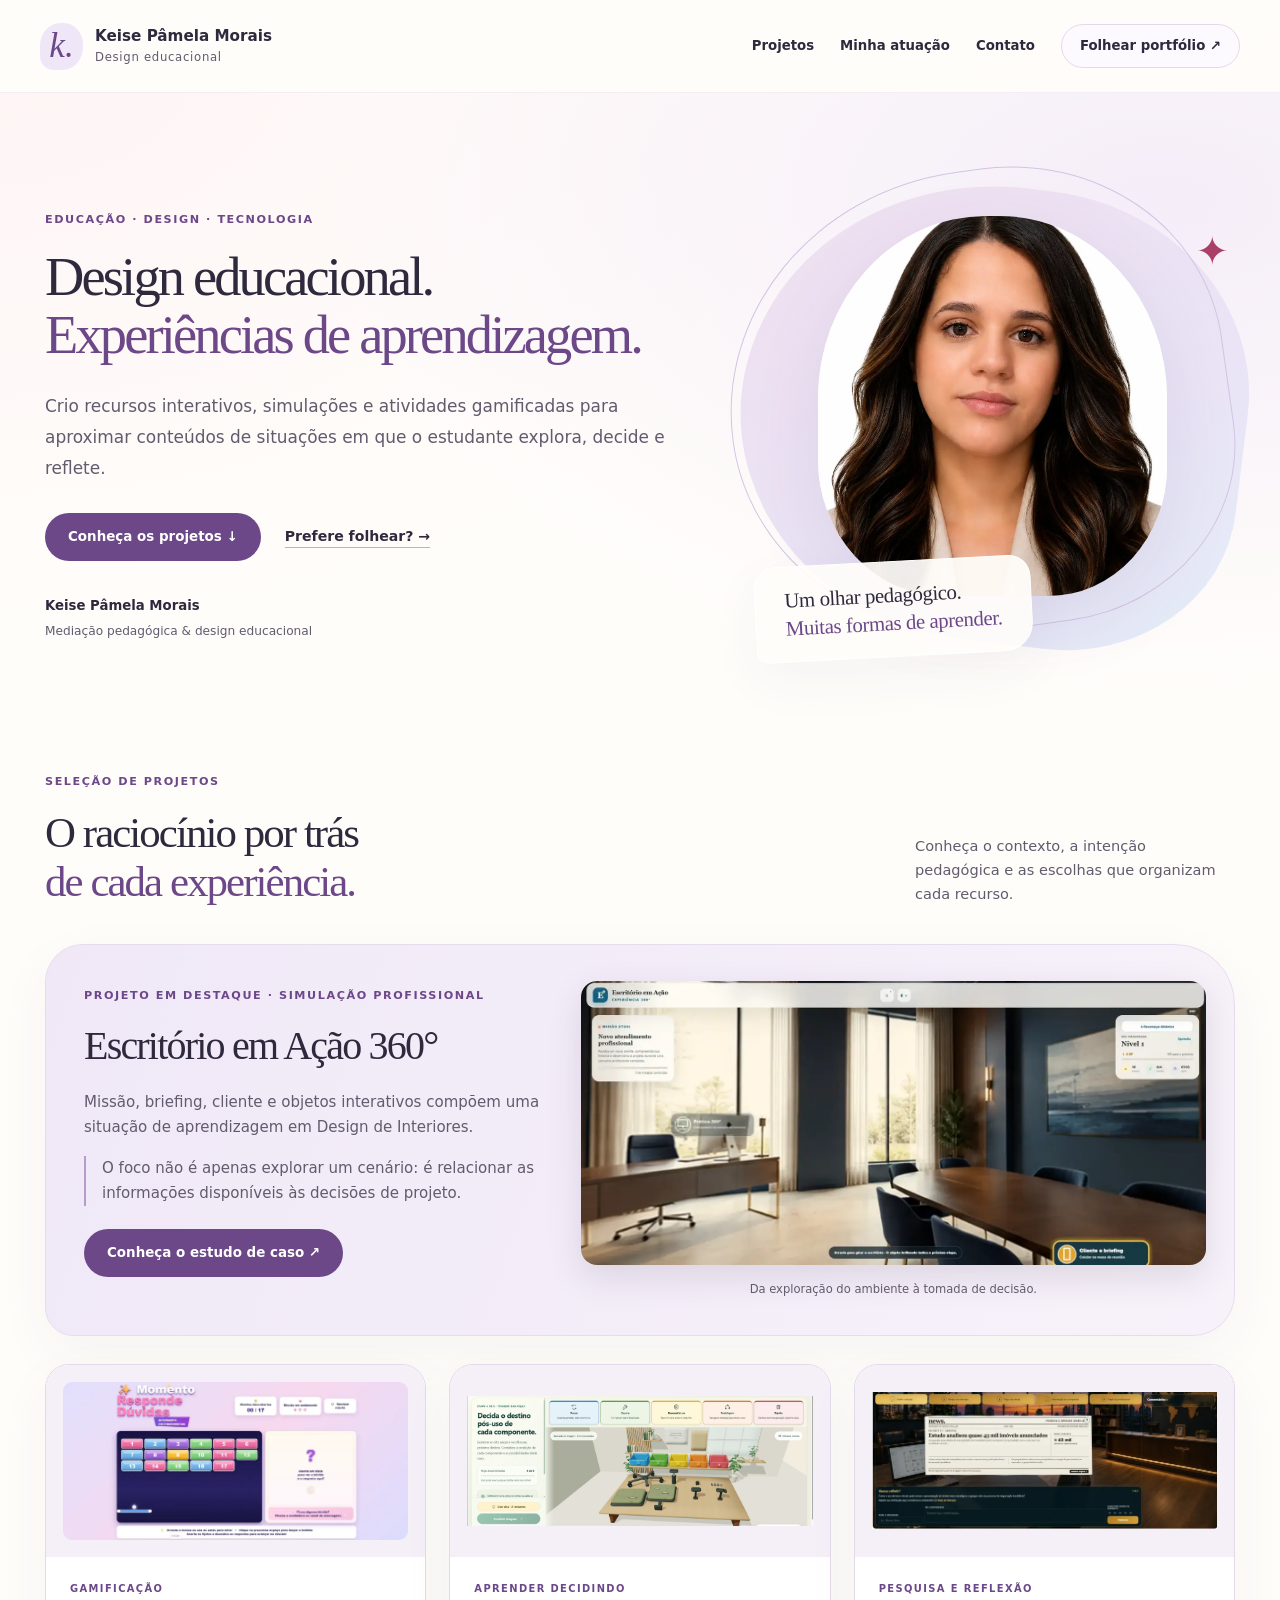
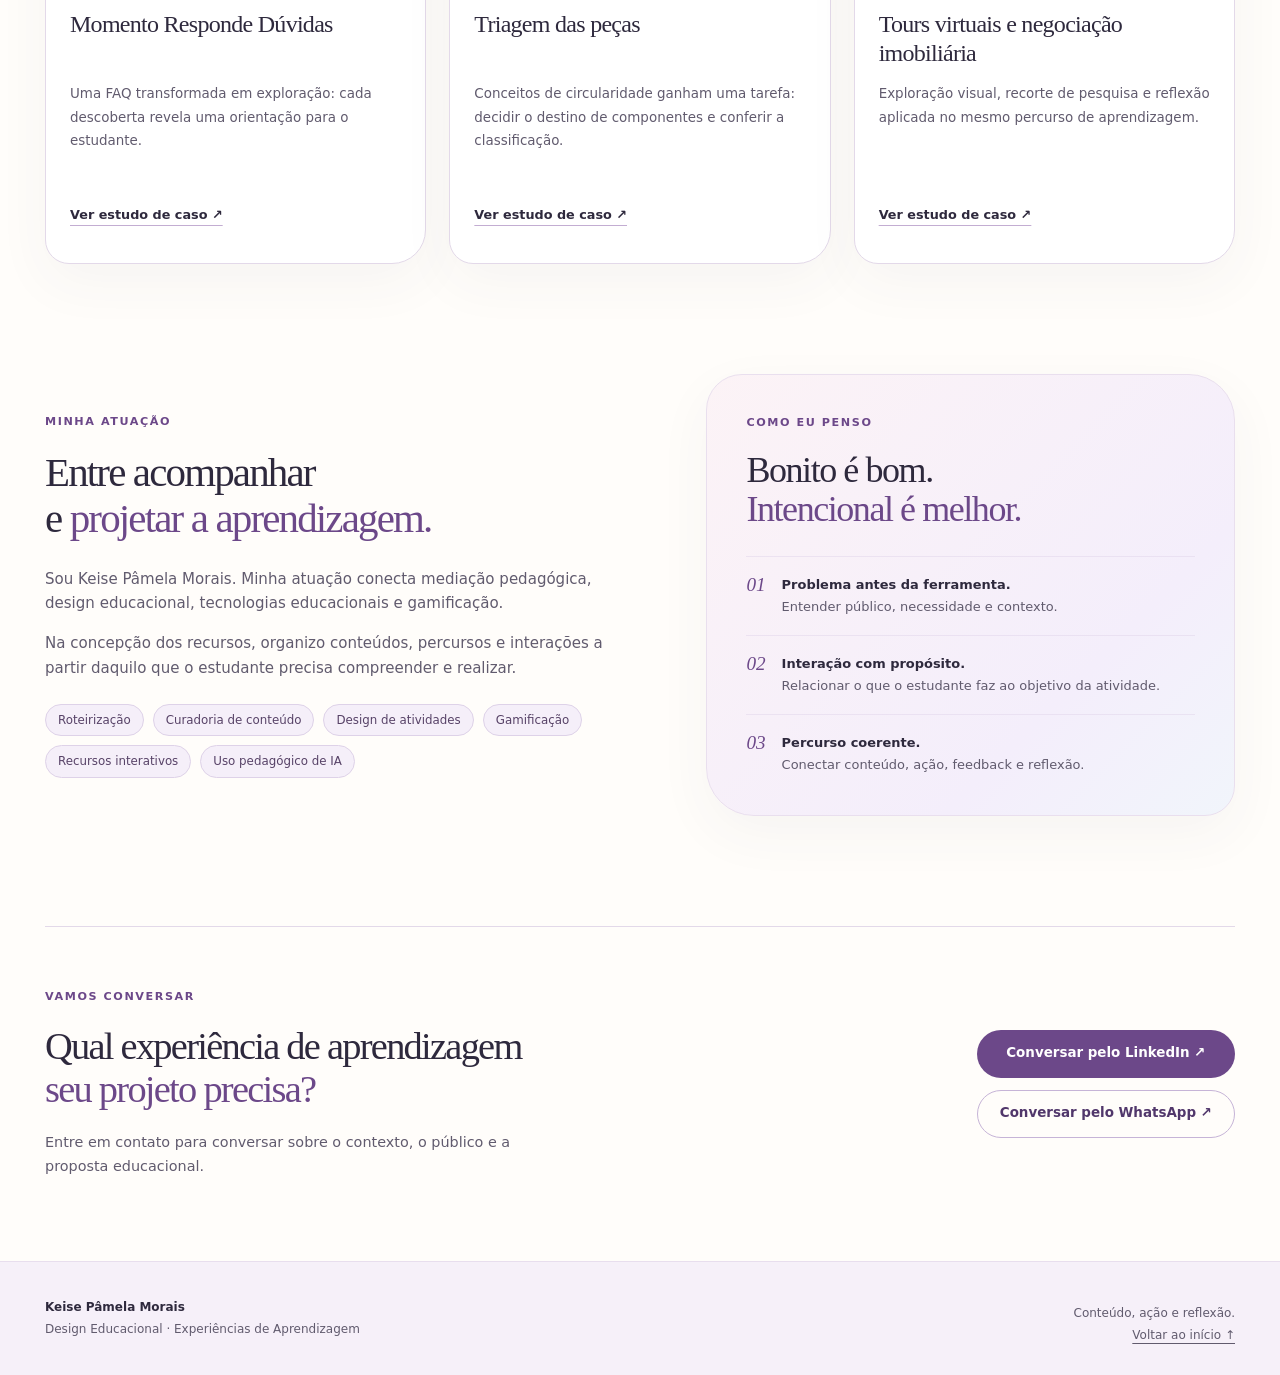
<file: index.html>
<!doctype html>
<html lang="pt-BR">
<head>
<meta charset="utf-8"><meta name="viewport" content="width=device-width,initial-scale=1">
<meta name="description" content="Portfólio de Keise Pâmela Morais: design educacional, simulações, gamificação, curadoria e experiências de aprendizagem.">
<meta name="theme-color" content="#f8f4fc"><title>Design Educacional — Keise Pâmela Morais</title>
<link rel="stylesheet" href="portfolio.css?v=20260924"><script>document.documentElement.classList.add('js')</script>
<link rel="stylesheet" href="portfolio-revisao.css?v=20260925-layout2">
</head><body>
<a class="skip-link" href="#conteudo">Pular para o conteúdo</a>
<header class="site-header"><div class="header-inner"><a class="brand" href="#inicio"><span class="brand-mark" aria-hidden="true">k.</span><span>Keise Pâmela Morais<small>Design educacional</small></span></a><nav class="site-nav" aria-label="Navegação principal"><a href="#projetos">Projetos</a><a href="#atuacao">Minha atuação</a><a href="#contato">Contato</a><a class="nav-edition" href="#revista">Folhear portfólio ↗</a></nav></div></header>
<main id="conteudo" tabindex="-1">
<section class="view is-active" data-view="inicio" aria-labelledby="home-title"><div class="wrap">
<section class="hero"><div class="hero-copy"><p class="eyebrow">Educação · Design · Tecnologia</p><h1 id="home-title" tabindex="-1">Design educacional.<br><em>Experiências de aprendizagem.</em></h1><p class="lead">Crio recursos interativos, simulações e atividades gamificadas para aproximar conteúdos de situações em que o estudante explora, decide e reflete.</p><div class="actions"><a class="button primary" href="#projetos">Conheça os projetos ↓</a><a class="text-link" href="#revista">Prefere folhear? →</a></div><p class="signature">Keise Pâmela Morais<span>Mediação pedagógica &amp; design educacional</span></p></div><figure class="hero-art"><div class="portrait-blob" aria-hidden="true"></div><div class="portrait-frame"><img src="assets/imagem-02.webp" alt="Retrato profissional de Keise Pâmela Morais" fetchpriority="high"></div><figcaption>Um olhar pedagógico.<br><em>Muitas formas de aprender.</em></figcaption><span class="spark" aria-hidden="true">✦</span></figure></section>
<section id="projetos" aria-labelledby="projects-title"><div class="section-heading"><div><p class="eyebrow">Seleção de projetos</p><h2 id="projects-title" tabindex="-1">O raciocínio por trás<br><em>de cada experiência.</em></h2></div><p>Conheça o contexto, a intenção pedagógica e as escolhas que organizam cada recurso.</p></div>
<article class="featured"><div class="featured-copy"><p class="eyebrow">Projeto em destaque · Simulação profissional</p><h3><a href="#escritorio-360">Escritório em Ação 360°</a></h3><p>Missão, briefing, cliente e objetos interativos compõem uma situação de aprendizagem em Design de Interiores.</p><p class="featured-intent">O foco não é apenas explorar um cenário: é relacionar as informações disponíveis às decisões de projeto.</p><a class="button primary" href="#escritorio-360">Conheça o estudo de caso ↗</a></div><a class="featured-image" href="#escritorio-360" aria-label="Conhecer o estudo de caso Escritório em Ação 360 graus"><img src="assets/imagem-04.webp" alt="Ambiente do Escritório em Ação 360°" decoding="async"><span>Da exploração do ambiente à tomada de decisão.</span></a></article>
<div class="project-grid"><article class="project-card"><a class="card-image" href="#duvidas"><img src="assets/imagem-03.webp" alt="Interface do Momento Responde Dúvidas" decoding="async"></a><div class="card-content"><p class="eyebrow">Gamificação</p><h3><a href="#duvidas">Momento Responde Dúvidas</a></h3><p>Uma FAQ transformada em exploração: cada descoberta revela uma orientação para o estudante.</p><a class="text-link" href="#duvidas">Ver estudo de caso ↗</a></div></article><article class="project-card"><a class="card-image" href="#triagem"><img src="assets/triagem-pecas-20260925.avif" alt="Triagem das peças: componentes de uma cadeira sobre a bancada e cinco destinos coloridos — Reuso, Reparo, Remanufatura, Reciclagem e Rejeito." width="1899" height="712" decoding="async"></a><div class="card-content"><p class="eyebrow">Aprender decidindo</p><h3><a href="#triagem">Triagem das peças</a></h3><p>Conceitos de circularidade ganham uma tarefa: decidir o destino de componentes e conferir a classificação.</p><a class="text-link" href="#triagem">Ver estudo de caso ↗</a></div></article><article class="project-card"><a class="card-image" href="#tours"><img src="assets/imagem-01.webp" alt="Interface de Tours virtuais e negociação imobiliária" decoding="async"></a><div class="card-content"><p class="eyebrow">Pesquisa e reflexão</p><h3><a href="#tours">Tours virtuais e negociação imobiliária</a></h3><p>Exploração visual, recorte de pesquisa e reflexão aplicada no mesmo percurso de aprendizagem.</p><a class="text-link" href="#tours">Ver estudo de caso ↗</a></div></article></div></section>
<section class="about" id="atuacao" aria-labelledby="about-title"><div><p class="eyebrow">Minha atuação</p><h2 id="about-title" tabindex="-1">Entre acompanhar<br>e <em>projetar a aprendizagem.</em></h2><p>Sou Keise Pâmela Morais. Minha atuação conecta mediação pedagógica, design educacional, tecnologias educacionais e gamificação.</p><p>Na concepção dos recursos, organizo conteúdos, percursos e interações a partir daquilo que o estudante precisa compreender e realizar.</p><div class="skill-tags"><span>Roteirização</span><span>Curadoria de conteúdo</span><span>Design de atividades</span><span>Gamificação</span><span>Recursos interativos</span><span>Uso pedagógico de IA</span></div></div><div class="thinking"><p class="eyebrow">Como eu penso</p><h3>Bonito é bom.<br><em>Intencional é melhor.</em></h3><div><span>01</span><p><strong>Problema antes da ferramenta.</strong> Entender público, necessidade e contexto.</p></div><div><span>02</span><p><strong>Interação com propósito.</strong> Relacionar o que o estudante faz ao objetivo da atividade.</p></div><div><span>03</span><p><strong>Percurso coerente.</strong> Conectar conteúdo, ação, feedback e reflexão.</p></div></div></section>
<section class="contact" id="contato" aria-labelledby="contact-title"><div><p class="eyebrow">Vamos conversar</p><h2 id="contact-title" tabindex="-1">Qual experiência de aprendizagem<br><em>seu projeto precisa?</em></h2><p>Entre em contato para conversar sobre o contexto, o público e a proposta educacional.</p></div><div class="contact-actions"><a class="button primary" href="https://www.linkedin.com/in/keisepamelamorais/" target="_blank" rel="noopener noreferrer">Conversar pelo LinkedIn ↗</a><a class="button secondary" href="https://wa.me/5567993094401" target="_blank" rel="noopener noreferrer">Conversar pelo WhatsApp ↗</a></div></section>
</div></section>
<section class="view case-view" data-view="caso" hidden aria-labelledby="case-title"><div class="wrap" id="case-content"></div></section>
<section class="view magazine-view" data-view="revista" hidden aria-labelledby="magazine-title"><div class="wrap magazine-top"><div><p class="eyebrow">Edição editorial</p><h1 id="magazine-title" tabindex="-1">O portfólio em revista.</h1></div><a class="text-link" href="#inicio">← Voltar à leitura direta</a></div><p id="magazine-status" role="status">Abrindo a revista…</p><iframe id="magazine-frame" title="Revista interativa do portfólio" allow="fullscreen"></iframe><noscript><p><a href="revista-base.html">Abrir a revista</a></p></noscript></section>
<noscript><div class="wrap"><p>Ative o JavaScript para navegar pelos estudos de caso e pela revista interativa.</p></div></noscript>
</main><footer class="site-footer"><div class="wrap"><p><strong>Keise Pâmela Morais</strong><br>Design Educacional · Experiências de Aprendizagem</p><p>Conteúdo, ação e reflexão.<br><a href="#inicio">Voltar ao início ↑</a></p></div></footer>
<dialog id="image-dialog" aria-labelledby="dialog-title"><div class="dialog-bar"><h2 id="dialog-title">Interface do projeto</h2><button class="button secondary" id="close-dialog">Fechar ×</button></div><img id="dialog-image" alt=""><p>Registro visual ampliado da interface.</p></dialog>
<script src="portfolio-revisao.js?v=20260925-layout2"></script>
<script src="portfolio.js?v=catalogo-apresentacao-20260925"></script>
</body></html>
</file>
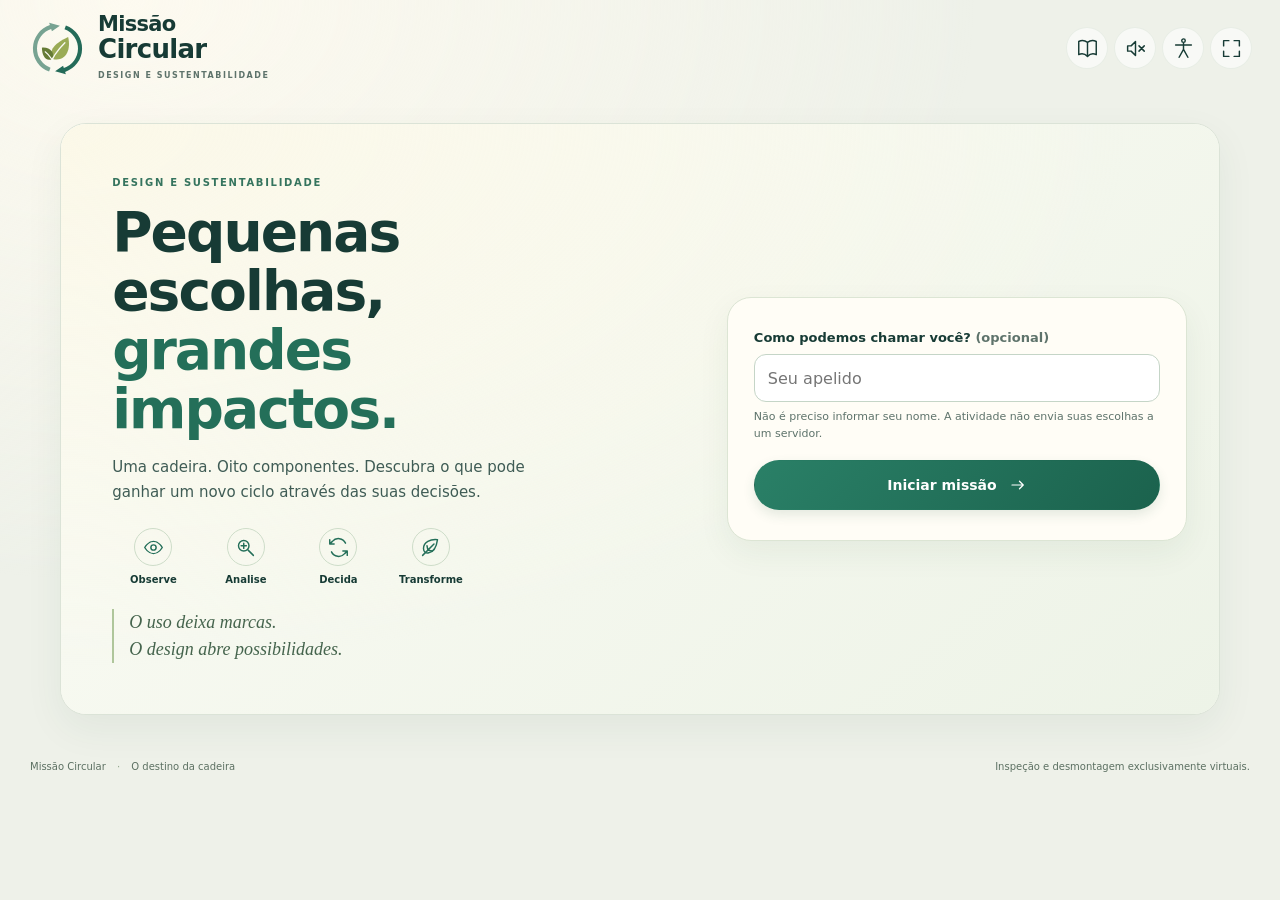
<file: missao-circular/index.html>
<!doctype html>
<html lang="pt-BR">
<head>
<meta charset="utf-8"><meta name="viewport" content="width=device-width,initial-scale=1,viewport-fit=cover">
<meta name="theme-color" content="#1e6655"><meta name="description" content="Missão Circular: explore uma cadeira em 3D, investigue seu desgaste e decida o destino de oito componentes.">
<title>Missão Circular — O destino da cadeira</title>
<link rel="stylesheet" href="styles.css">
<style id="intro-sequence-v21-1">
/* Entrada e contexto precedem a revelação do objeto.
   A regra já vale na primeira pintura, antes de carregar o JavaScript.
   Ocultar o viewport também retira câmera e controles da navegação por teclado.
   Nas etapas seguintes, a cena e a triagem mantêm os estilos e as interações originais. */
body:is([data-phase="welcome"],[data-phase="story"]) #viewport{display:none!important}
body:is([data-phase="welcome"],[data-phase="story"]) #workspace{display:block;width:100%;max-width:1160px;height:auto;min-height:0;max-height:none;margin:clamp(12px,3vh,36px) auto;overflow:hidden}
body:is([data-phase="welcome"],[data-phase="story"]) #sidePanel{width:100%;border:0;min-height:0}
body:is([data-phase="welcome"],[data-phase="story"]) .panel-scroll{overflow:visible;min-height:0}
body:is([data-phase="welcome"],[data-phase="story"]) .steps{display:none}
body[data-phase="welcome"] #sidePanel{display:grid;grid-template-columns:minmax(0,1.15fr) minmax(290px,.85fr);align-items:center;background:radial-gradient(ellipse at 0% 0%,#fbf8e8,transparent 65%),linear-gradient(140deg,#fcfcf5,#edf3e7)}
body[data-phase="welcome"] .panel-scroll{padding:clamp(28px,4vw,52px)}
body[data-phase="welcome"] #screenTitle{font-size:clamp(36px,4.3vw,58px);line-height:1.07;max-width:540px}
body[data-phase="welcome"] .intro{font-size:15px;max-width:440px}
body[data-phase="welcome"] .hero-features{max-width:360px;margin-top:24px}
body[data-phase="welcome"] .hero-note{font-size:18px;margin-top:24px}
body[data-phase="welcome"] .panel-actions{border:1px solid #dce5d4;border-radius:24px;padding:30px 26px;margin:28px 32px 28px 0;background:#fffdf6;box-shadow:0 12px 32px #244c3610;min-width:0}
body[data-phase="welcome"] .welcome-entry{gap:18px}
body[data-phase="welcome"] .field label{font-size:13px}
body[data-phase="welcome"] .field small{font-size:11px}
body[data-phase="welcome"] .field input{min-height:48px}
body[data-phase="welcome"] #startButton{min-height:50px;font-size:14px}
body[data-phase="story"] .panel-scroll{padding:clamp(26px,4vw,48px)}
body[data-phase="story"] #screenTitle{font-size:clamp(30px,3.4vw,44px);max-width:850px}
body[data-phase="story"] .intro{max-width:760px}
body[data-phase="story"] .story-list{display:grid;grid-template-columns:repeat(4,minmax(0,1fr));gap:22px;margin-top:30px}
body[data-phase="story"] .story-row{flex-direction:column;gap:10px}
body[data-phase="story"] .story-row p{font-size:13px}
body[data-phase="story"] .panel-actions{padding:20px clamp(26px,4vw,48px);flex-direction:row;flex-wrap:wrap;align-items:center;justify-content:space-between}
@media(max-width:849px){
 body[data-phase="welcome"] #sidePanel{grid-template-columns:minmax(0,1fr)}
 body[data-phase="welcome"] .panel-scroll{padding:28px 28px 20px}
 body[data-phase="welcome"] #screenTitle{max-width:620px}
 body[data-phase="welcome"] .intro{max-width:600px}
 body[data-phase="welcome"] .panel-actions{margin:0 28px 28px;padding:24px}
 body[data-phase="story"] .story-list{grid-template-columns:repeat(2,minmax(0,1fr))}
}
@media(max-width:479px){
 body:is([data-phase="welcome"],[data-phase="story"]) #workspace{margin:8px auto 12px}
 body[data-phase="welcome"] .panel-scroll{padding:26px 22px 20px}
 body[data-phase="welcome"] #screenTitle{font-size:36px}
 body[data-phase="welcome"] .panel-actions{margin:0 16px 20px;padding:20px 16px}
 body[data-phase="story"] .panel-scroll{padding:26px 22px}
 body[data-phase="story"] .story-list{grid-template-columns:1fr;gap:20px}
 body[data-phase="story"] .story-row{flex-direction:row;gap:12px}
 body[data-phase="story"] .panel-actions{padding:18px 22px;flex-direction:column;align-items:stretch}
}
</style>
</head>
<body data-phase="welcome">
<a class="skip" href="#main">Pular para a experiência</a>
<header class="topbar">
 <a id="brand" class="brand" href="#inicio" aria-label="Missão Circular, início"></a>
 <nav id="steps" class="steps" aria-label="Etapas da missão"></nav>
 <div class="top-tools"><button id="storyButton" class="icon-button" title="A história da cadeira" aria-label="A história da cadeira"></button><button id="soundButton" class="icon-button" title="Som desligado" aria-label="Ativar som" aria-pressed="false"></button><button id="accessButton" class="icon-button" title="Acessibilidade" aria-label="Abrir acessibilidade"></button><button id="fullButton" class="icon-button" title="Tela cheia" aria-label="Abrir tela cheia"></button></div>
</header>
<main id="main" tabindex="-1">
 <div id="workspace" class="workspace">
  <aside id="sidePanel" class="side-panel" aria-labelledby="screenTitle">
   <div class="panel-scroll">
    <div id="eyebrow" class="eyebrow">Design e Sustentabilidade</div>
    <h1 id="screenTitle" tabindex="-1">Pequenas escolhas,<br><em>grandes impactos.</em></h1>
    <p id="screenIntro" class="intro"></p>
    <div id="sideContent"></div>
   </div>
   <div id="panelActions" class="panel-actions"></div>
  </aside>
  <section id="viewport" class="viewport" aria-label="Ambiente tridimensional da cadeira">
   <canvas id="scene" tabindex="0" aria-label="Cena 3D interativa. Use as setas para girar, mais e menos para aproximar. Os componentes também estão disponíveis na lista de inspeção."></canvas>
   <div id="loading" class="loading"><span class="loading-leaf"></span><strong>Preparando a bancada…</strong><span>Modelos e texturas são renderizados neste dispositivo.</span></div>
   <div id="viewportTop" class="viewport-top"><span id="viewCaption" class="view-caption"></span><button id="labelButton" class="soft-button" type="button" aria-pressed="false"></button></div>
   <button id="closeInspection" class="back-inspector hidden" type="button"></button>
   <div id="labels" class="labels" aria-label="Componentes na cena"></div>
   <div id="binLabels" class="bin-labels"></div>
   <button id="quickInspect" class="quick-inspect hidden" type="button" data-action="openSelected"></button>
   <div id="sceneNotice" class="scene-notice hidden"></div>
   <div class="viewport-bottom">
    <span id="gestureHint" class="gesture-hint"></span>
    <div id="cameraControls" class="camera-controls" aria-label="Controles da câmera">
     <button data-camera="left" title="Girar para a esquerda" aria-label="Girar para a esquerda"></button><button data-camera="right" title="Girar para a direita" aria-label="Girar para a direita"></button><span class="control-divider"></span><button data-camera="in" title="Aproximar" aria-label="Aproximar"></button><button data-camera="out" title="Afastar" aria-label="Afastar"></button><button data-camera="reset" title="Visão geral" aria-label="Redefinir enquadramento"></button>
    </div>
   </div>
   <div class="scene-signature">Um objeto. <em>Novas possibilidades.</em></div>
  </section>
 </div>
 <section id="resultsView" class="results-view hidden" aria-labelledby="resultsTitle"></section>
</main>
<footer class="page-footer"><span>Missão Circular <span class="footer-dot">·</span> O destino da cadeira</span><span id="footerNote">Inspeção e desmontagem exclusivamente virtuais.</span></footer>
<div id="live" class="sr-only" role="status" aria-live="polite" aria-atomic="true"></div>
<div id="toast" class="toast hidden" role="status"></div>
<dialog id="accessDialog" class="modal" aria-labelledby="accessTitle"><div class="modal-top"><span class="eyebrow">Seu jeito de explorar</span><button class="icon-button" data-close="accessDialog" aria-label="Fechar acessibilidade"></button></div><h2 id="accessTitle">Acessibilidade</h2><p>Os mesmos componentes podem ser examinados e classificados sem arrastar.</p><label class="switch-row"><span><b>Leitura em voz alta</b><small>Descrições e mensagens em português, quando disponíveis no navegador.</small></span><input id="speechSetting" type="checkbox" role="switch"></label><label class="switch-row"><span><b>Contraste ampliado</b><small>Texto e controles com contornos reforçados.</small></span><input id="contrastSetting" type="checkbox" role="switch"></label><label class="switch-row"><span><b>Reduzir movimentos</b><small>Transições diretas, sem animação de desmontagem.</small></span><input id="motionSetting" type="checkbox" role="switch"></label><label class="switch-row"><span><b>Mostrar nomes na cena</b><small>Além da lista de componentes do painel.</small></span><input id="labelsSetting" type="checkbox" role="switch"></label><div class="modal-note">Teclado: Tab percorre os controles. Enter ou Espaço ativa botões. Com a cena em foco, setas giram, + e − ajustam o zoom e Home retorna à visão geral. Escape fecha a inspeção.</div><button class="button primary full" data-close="accessDialog">Voltar à experiência</button></dialog>
<dialog id="confirmDialog" class="modal" aria-labelledby="confirmTitle"><span class="eyebrow">Recomeçar</span><h2 id="confirmTitle">Iniciar uma nova missão?</h2><p>A triagem atual será apagada desta sessão. O resultado pode ser guardado antes de recomeçar.</p><div class="button-row"><button class="button secondary" data-close="confirmDialog">Continuar aqui</button><button class="button primary" id="confirmRestart">Recomeçar</button></div></dialog>
<dialog id="awardDialog" class="modal award-modal" aria-labelledby="awardTitle"><div class="modal-top"><span class="eyebrow">Reconhecimento de participação</span><button class="icon-button" data-close="awardDialog" aria-label="Fechar reconhecimento"></button></div><div class="award-symbol" id="awardSymbol"></div><h2 id="awardTitle">Missão concluída.</h2><p id="awardPlayer" class="award-player"></p><div id="awardScore" class="award-score"></div><p id="awardLevel"></p><p class="small muted">Competências exercitadas: observação, análise de componentes e tomada de decisão.</p><div class="button-row"><button id="awardDownload" class="button secondary">Guardar resultado</button><button id="replayButton" class="button primary">Jogar novamente</button></div></dialog>
<noscript><div class="no-script">Esta atividade precisa de JavaScript para funcionar. Ative-o no navegador e reabra o arquivo.</div></noscript>
<script src="content.js?v=logo-21-2"></script><script src="engine.js"></script><script src="software.js"></script><script src="scene.js"></script><script src="game.js"></script>
</body></html>
</file>
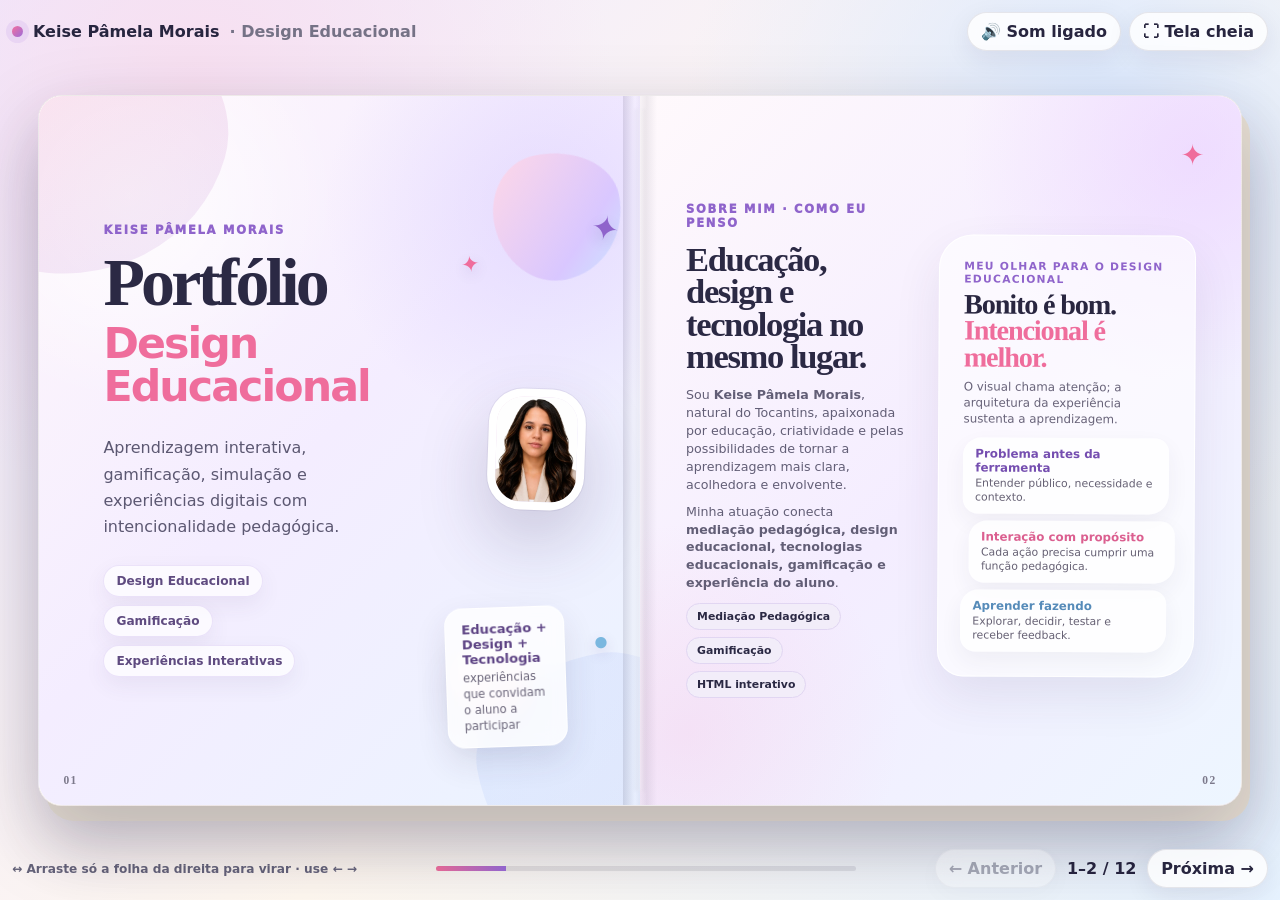
<file: revista-base.html>
<!doctype html>
<html lang="pt-BR">
<head>
<meta charset="utf-8">
<meta name="viewport" content="width=device-width,initial-scale=1,viewport-fit=cover">
<title>Portfólio de Design Educacional — Keise Pâmela Morais</title>
<style>
:root{
  --ink:#27253f; --muted:#69677e; --paper:#fffdf8; --line:rgba(39,37,63,.10);
  --rose:#f46f9d; --lav:#9c6cda; --shadow:0 30px 80px rgba(38,31,68,.22);
}
*{box-sizing:border-box}
html,body{margin:0;height:100%;overflow:hidden;font-family:Inter,system-ui,-apple-system,"Segoe UI",Arial,sans-serif;color:var(--ink);
background:radial-gradient(circle at 15% 10%,#f7dff0,transparent 31%),radial-gradient(circle at 86% 14%,#dbe9ff,transparent 31%),linear-gradient(135deg,#eee8ff,#fff8f0 55%,#e6f2ff)}
button,a{font:inherit}
.app{height:100%;display:grid;grid-template-rows:auto 1fr auto;gap:10px;padding:12px}
.bar{max-width:1500px;width:100%;margin:auto;display:flex;align-items:center;justify-content:space-between;gap:12px}
.brand{display:flex;gap:10px;align-items:center;font-weight:900}
.dot{width:11px;height:11px;border-radius:50%;background:linear-gradient(135deg,#f46f9d,#9c6cda);box-shadow:0 0 0 6px rgba(156,108,218,.12)}
.controls{display:flex;gap:8px;align-items:center;flex-wrap:wrap}
.btn{border:1px solid var(--line);background:rgba(255,255,255,.82);backdrop-filter:blur(12px);border-radius:999px;padding:9px 13px;font-weight:800;color:var(--ink);cursor:pointer;box-shadow:0 8px 26px rgba(38,31,68,.08)}
.btn:disabled{opacity:.35;cursor:default}
.stage{min-height:0;display:grid;place-items:center;perspective:2600px;overflow:visible}
.magazine{position:relative;width:min(94vw,1500px);height:min(79vh,850px);transform-style:preserve-3d}
.magazine::before{content:"";position:absolute;inset:12px -8px -15px 8px;border-radius:28px;background:#e7dfd2;z-index:-3;box-shadow:0 25px 60px rgba(38,31,68,.16)}
.spread{position:absolute;inset:0;display:grid;grid-template-columns:1fr 1fr;border-radius:24px;overflow:hidden;background:var(--paper);box-shadow:var(--shadow);border:1px solid rgba(39,37,63,.08)}
.spread::after{content:"";position:absolute;top:0;bottom:0;left:50%;width:34px;transform:translateX(-50%);pointer-events:none;z-index:12;background:linear-gradient(90deg,rgba(20,15,44,.11),rgba(255,255,255,.25) 35%,rgba(20,15,44,.07) 70%,transparent)}
.half{position:relative;min-width:0;overflow:hidden;background:var(--paper)}
.half.left{box-shadow:inset -18px 0 28px rgba(35,27,58,.055)}
.half.right{box-shadow:inset 18px 0 28px rgba(35,27,58,.045)}
.leaf{position:absolute;top:0;bottom:0;width:50%;right:0;z-index:30;transform-origin:left center;transform-style:preserve-3d;pointer-events:none;visibility:hidden}
.leaf.active{visibility:visible}
.leaf-face{position:absolute;inset:0;backface-visibility:hidden;overflow:hidden;background:var(--paper);box-shadow:inset 18px 0 30px rgba(35,27,58,.055)}
.leaf-back{transform:rotateY(180deg);box-shadow:inset -18px 0 30px rgba(35,27,58,.06)}
.leaf::after{content:"";position:absolute;inset:0;pointer-events:none;background:linear-gradient(90deg,rgba(25,18,45,.02),transparent 35%,rgba(25,18,45,.18));opacity:0;transition:opacity .18s ease}
.leaf.active::after{opacity:.9}
.leaf.soft{transition:transform .92s cubic-bezier(.18,.74,.16,1),filter .92s ease}
.paper-flex{position:absolute;top:0;bottom:0;width:8%;right:-1%;z-index:35;pointer-events:none;background:linear-gradient(90deg,transparent,rgba(255,255,255,.55),rgba(45,32,70,.08));filter:blur(.2px);opacity:0}
.leaf.active .paper-flex{opacity:.75}
.page{height:100%;position:relative;overflow:hidden;background:#fffdf8}
.page-no{position:absolute;bottom:18px;font:800 .72rem/1 Georgia,serif;color:#7c798b;letter-spacing:.12em;z-index:5}
.left .page-no{left:24px} .right .page-no{right:24px}
.kicker{font-size:.72rem;font-weight:950;letter-spacing:.15em;text-transform:uppercase;color:#8960c3;margin-bottom:12px}
.copy{padding:clamp(24px,3.3vw,54px);height:100%;display:flex;flex-direction:column;justify-content:center}
.copy h2{font-family:Georgia,"Times New Roman",serif;font-size:clamp(2rem,3.6vw,4.2rem);line-height:.95;letter-spacing:-.04em;margin:0 0 16px}
.copy p{font-size:clamp(.88rem,1.05vw,1.06rem);line-height:1.6;color:#555268;margin:.35em 0}
.chips{display:flex;flex-wrap:wrap;gap:7px;margin-top:17px}
.chip{background:#f2edf9;border:1px solid #e1d6f2;border-radius:999px;padding:7px 10px;font-size:.76rem;font-weight:850}
.cover{height:100%;display:grid;grid-template-rows:1fr auto;background:linear-gradient(145deg,#eee2ff,#ffdce7 50%,#ddebff)}
.cover-img{min-height:0;position:relative;overflow:hidden}
.cover-img img{width:100%;height:100%;object-fit:cover;object-position:left center;filter:saturate(.9) contrast(.96)}
.cover-img::after{content:"";position:absolute;inset:0;background:linear-gradient(180deg,rgba(255,255,255,.05),rgba(40,27,70,.15))}
.cover-copy{padding:26px 30px 30px;background:rgba(255,255,255,.82);backdrop-filter:blur(14px);border-top:1px solid rgba(255,255,255,.8)}
.cover-copy h1{font-size:clamp(2.2rem,4.4vw,5.2rem);line-height:.88;letter-spacing:-.055em;margin:0}
.cover-copy h1 span{display:block;color:#ee6798}
.cover-copy p{margin:12px 0 0;line-height:1.55;color:#515066}
.photo{height:100%;display:grid;place-items:center;padding:clamp(12px,1.7vw,24px);background:linear-gradient(145deg,#f1eef6,#fff6f7)}
.photo img{width:100%;height:100%;object-fit:contain;border-radius:14px;box-shadow:0 18px 42px rgba(33,27,58,.16);background:white}
.about-card{height:100%;padding:clamp(28px,4vw,62px);display:flex;flex-direction:column;justify-content:center;background:linear-gradient(145deg,#f9e4ed,#eee6ff 58%,#e5f1ff)}
.about-card .quote{font-family:Georgia,serif;font-size:clamp(2.2rem,4vw,4.7rem);line-height:.92;margin:0 0 18px}
.about-card p{line-height:1.65;color:#56546a}
.dark{background:linear-gradient(140deg,#17192e,#2b2351 58%,#50306c);color:white}
.dark .kicker{color:#e5b8ff} .dark p{color:#e5def2}
.principles{display:grid;gap:10px;margin-top:16px}
.principle{padding:13px 15px;border-radius:15px;background:rgba(255,255,255,.085);border:1px solid rgba(255,255,255,.13);line-height:1.45}
.principle b{display:block;color:#ffd0e2;margin-bottom:3px}
.contact{height:100%;padding:clamp(28px,4vw,62px);display:flex;flex-direction:column;justify-content:center;background:linear-gradient(145deg,#fffaf5,#eee6ff 65%,#e4f0ff)}
.contact h2{font-family:Georgia,serif;font-size:clamp(2.4rem,4vw,4.8rem);line-height:.92;margin:0 0 20px}
.contact-row{padding:13px 0;border-bottom:1px solid var(--line)}
.contact-row small{display:block;text-transform:uppercase;letter-spacing:.12em;font-weight:900;color:#8967b5;margin-bottom:4px}
.contact-row a{font-weight:900;color:var(--ink);text-decoration:none;word-break:break-word}
.progress{height:5px;flex:1;max-width:420px;background:rgba(39,37,63,.10);border-radius:99px;overflow:hidden}
.progress span{display:block;height:100%;background:linear-gradient(90deg,#f46f9d,#9c6cda);width:25%;transition:width .35s ease}
.hint{font-size:.76rem;color:#66647a;font-weight:750}

@media (max-width:900px){
 .app{padding:7px;gap:6px}
 .magazine{width:96vw;height:82vh}
 .spread{grid-template-columns:1fr}
 .half.left{display:none}
 .spread::after{display:none}
 .leaf{width:100%;right:0;transform-origin:left center}
 .copy{padding:24px}
 .copy h2{font-size:2.35rem}
 .hint{display:none}
}
@media (prefers-reduced-motion:reduce){.leaf.soft{transition:none}}

/* V3 — virada de folha orgânica */
.leaf{
  --turn:0;
  --bend:0px;
  --lift:0px;
  --skew:0deg;
  --shade:.05;
  --glow:.05;
  --curlX:100%;
  overflow:visible;
  will-change:transform,filter;
}
.leaf-face{
  overflow:hidden;
  will-change:transform,clip-path,filter;
}
.leaf.active{
  filter:drop-shadow(calc(-22px * var(--turn)) calc(10px * var(--turn)) calc(22px + 28px * var(--turn)) rgba(28,20,48,calc(.10 + .24 * var(--turn))));
}
.leaf.active .leaf-face{
  clip-path:polygon(
    0 0,
    calc(100% - var(--bend)) 0,
    100% calc(7% + 7% * var(--turn)),
    calc(100% - var(--bend) * .25) 50%,
    100% calc(93% - 7% * var(--turn)),
    calc(100% - var(--bend)) 100%,
    0 100%
  );
}
.leaf.active .leaf-front{
  transform:translateZ(calc(1px + 10px * var(--turn))) skewY(var(--skew));
}
.leaf.active .leaf-back{
  transform:rotateY(180deg) translateZ(calc(1px + 10px * var(--turn))) skewY(calc(var(--skew) * -1));
}
.leaf::before{
  content:"";
  position:absolute;
  z-index:44;
  top:0;bottom:0;
  width:clamp(28px,7vw,105px);
  right:calc(-4px + var(--bend) * -.10);
  pointer-events:none;
  opacity:calc(.12 + .82 * var(--turn));
  transform:translateZ(24px) translateX(calc(-1 * var(--bend) * .18));
  border-radius:48% 4px 4px 48%;
  background:
    linear-gradient(90deg,
      rgba(24,17,43,.22),
      rgba(255,255,255,.62) 34%,
      rgba(255,255,255,.10) 57%,
      rgba(25,18,44,.20) 100%);
  filter:blur(calc(.2px + 1.4px * var(--turn)));
  mix-blend-mode:multiply;
}
.leaf::after{
  content:"";
  position:absolute;
  inset:-2% -3% -2% 58%;
  z-index:43;
  pointer-events:none;
  opacity:calc(.08 + .62 * var(--turn));
  transform:translateZ(18px);
  background:
    radial-gradient(ellipse at 100% 50%,
      rgba(255,255,255,.78) 0 10%,
      rgba(255,255,255,.20) 22%,
      rgba(38,27,61,.13) 46%,
      transparent 70%);
}
.paper-flex{
  width:clamp(42px,9vw,132px);
  right:calc(-8px - var(--bend) * .05);
  opacity:calc(.12 + .75 * var(--turn)) !important;
  transform:translateZ(28px) translateX(calc(-1 * var(--bend) * .12)) skewY(var(--skew));
  border-radius:55% 0 0 55%;
  background:
    linear-gradient(90deg,
      transparent 0,
      rgba(255,255,255,.68) 30%,
      rgba(255,255,255,.20) 52%,
      rgba(30,22,50,.15) 76%,
      transparent 100%);
  filter:blur(calc(.4px + .8px * var(--turn)));
}
.magazine::after{
  content:"";
  position:absolute;
  left:50%;top:2%;bottom:2%;width:16px;
  transform:translateX(-50%);
  z-index:25;pointer-events:none;
  background:linear-gradient(90deg,rgba(28,20,46,.10),rgba(255,255,255,.42),rgba(28,20,46,.08));
  filter:blur(2px);
  opacity:.8;
}
@media (max-width:900px){
  .leaf.active .leaf-face{
    clip-path:polygon(0 0,calc(100% - var(--bend)) 0,100% 10%,calc(100% - var(--bend)*.22) 50%,100% 90%,calc(100% - var(--bend)) 100%,0 100%);
  }
}


/* V4 — direção de arte editorial + folha mais macia */
:root{
  --paper-warm:#fffaf3;
  --paper-cool:#f7f5ff;
  --paper-shadow:rgba(39,31,61,.12);
}
.spread{
  background:
    radial-gradient(circle at 12% 18%,rgba(245,111,157,.08),transparent 26%),
    radial-gradient(circle at 82% 10%,rgba(156,108,218,.08),transparent 24%),
    linear-gradient(135deg,#fffdf9,#fffaf6 55%,#fbf8ff);
}
.half{
  background:
    linear-gradient(180deg,rgba(255,255,255,.7),rgba(255,255,255,.3)),
    repeating-linear-gradient(0deg,rgba(50,43,72,.018) 0 1px,transparent 1px 4px),
    var(--paper-warm);
}
.half::before{
  content:"";
  position:absolute;
  inset:0;
  pointer-events:none;
  background:
    radial-gradient(circle at 15% 20%,rgba(255,255,255,.92),transparent 28%),
    radial-gradient(circle at 75% 15%,rgba(245,111,157,.055),transparent 22%),
    radial-gradient(circle at 78% 80%,rgba(156,108,218,.05),transparent 26%);
  mix-blend-mode:screen;
}
.copy{
  position:relative;
  z-index:2;
}
.copy::after{
  content:"";
  position:absolute;
  width:180px;height:180px;
  right:-65px;top:12%;
  border-radius:38% 62% 55% 45% / 52% 38% 62% 48%;
  background:linear-gradient(135deg,rgba(244,111,157,.12),rgba(156,108,218,.10));
  filter:blur(.2px);
  z-index:-1;
}
.dark .copy::after{
  background:linear-gradient(135deg,rgba(255,180,214,.13),rgba(195,158,255,.10));
}
.photo{
  position:relative;
  overflow:hidden;
  background:
    radial-gradient(circle at 18% 18%,rgba(255,255,255,.85),transparent 24%),
    linear-gradient(145deg,#efe9f7,#fff7f8 48%,#eef5ff);
}
.photo::before,
.photo::after{
  content:"";
  position:absolute;
  border-radius:45% 55% 58% 42% / 42% 48% 52% 58%;
  filter:blur(0);
  pointer-events:none;
}
.photo::before{
  width:34%;height:34%;
  left:-8%;top:-8%;
  background:linear-gradient(135deg,rgba(245,111,157,.18),rgba(156,108,218,.08));
  transform:rotate(-13deg);
}
.photo::after{
  width:29%;height:29%;
  right:-8%;bottom:-9%;
  background:linear-gradient(135deg,rgba(164,204,255,.20),rgba(156,108,218,.08));
  transform:rotate(18deg);
}
.photo img{
  position:relative;
  z-index:3;
  width:88%;
  height:86%;
  object-fit:contain;
  border-radius:22px;
  transform:rotate(-1.5deg) perspective(1400px) rotateY(-2deg) rotateX(.8deg);
  box-shadow:
    0 26px 54px rgba(33,27,58,.18),
    0 3px 0 rgba(255,255,255,.72) inset;
  clip-path:polygon(1.2% 2%,98.5% 0,100% 96.8%,97.5% 99%,2% 98.5%,0 3.5%);
}
.photo .detail-orbit{
  position:absolute;
  z-index:4;
  width:23%;
  aspect-ratio:1;
  right:4.5%;
  top:8%;
  border-radius:50%;
  background:rgba(255,255,255,.85);
  backdrop-filter:blur(8px);
  border:1px solid rgba(255,255,255,.92);
  box-shadow:0 18px 35px rgba(35,29,59,.14);
  overflow:hidden;
  transform:rotate(4deg);
}
.photo .detail-orbit img{
  width:160%;
  height:160%;
  max-width:none;
  object-fit:cover;
  border-radius:0;
  transform:translate(-24%,-18%);
  box-shadow:none;
  clip-path:none;
}
.photo .editorial-label{
  position:absolute;
  z-index:5;
  left:5%;
  bottom:5%;
  max-width:44%;
  padding:10px 13px;
  border-radius:999px;
  background:rgba(255,255,255,.82);
  backdrop-filter:blur(8px);
  border:1px solid rgba(255,255,255,.95);
  font-size:.72rem;
  font-weight:900;
  letter-spacing:.06em;
  text-transform:uppercase;
  box-shadow:0 10px 26px rgba(37,30,60,.10);
}
.cover{
  position:relative;
  overflow:hidden;
}
.cover::before{
  content:"";
  position:absolute;
  inset:auto -8% -12% auto;
  width:48%;height:48%;
  border-radius:54% 46% 34% 66% / 43% 58% 42% 57%;
  background:linear-gradient(135deg,rgba(255,255,255,.46),rgba(156,108,218,.10));
  transform:rotate(-14deg);
  z-index:1;
}
.cover-copy{position:relative;z-index:3}
.cover-img img{
  transform:scale(1.035) rotate(.3deg);
  clip-path:polygon(0 0,100% 0,100% 90%,93% 100%,7% 98%,0 90%);
}
.about-card{
  position:relative;
  overflow:hidden;
}
.about-card::before{
  content:"";
  position:absolute;
  width:280px;height:280px;
  right:-90px;top:-70px;
  border-radius:44% 56% 62% 38% / 48% 42% 58% 52%;
  background:linear-gradient(135deg,rgba(245,111,157,.16),rgba(156,108,218,.11));
  transform:rotate(18deg);
}
.about-card::after{
  content:"";
  position:absolute;
  width:220px;height:220px;
  left:-80px;bottom:-80px;
  border-radius:58% 42% 47% 53% / 39% 54% 46% 61%;
  background:linear-gradient(135deg,rgba(164,204,255,.16),rgba(156,108,218,.08));
  transform:rotate(-12deg);
}
.about-card>*{position:relative;z-index:2}

/* Folha ainda mais fina: curva local + queda suave */
.leaf{
  --edgeCurl:0px;
  --wave:0px;
  --droop:0deg;
}
.leaf.active{
  transform-style:preserve-3d;
}
.leaf.active .leaf-face{
  clip-path:polygon(
    0 0,
    calc(100% - var(--edgeCurl)) 0,
    100% 4%,
    calc(100% - var(--edgeCurl)*.30) 24%,
    100% 50%,
    calc(100% - var(--edgeCurl)*.22) 76%,
    100% 96%,
    calc(100% - var(--edgeCurl)) 100%,
    0 100%
  );
}
.leaf .leaf-front,
.leaf .leaf-back{
  transform-origin:center center;
}
.leaf.active .leaf-front{
  transform:
    translateZ(calc(3px + 14px * var(--turn)))
    skewY(calc(var(--skew) + var(--droop)));
}
.leaf.active .leaf-back{
  transform:
    rotateY(180deg)
    translateZ(calc(3px + 14px * var(--turn)))
    skewY(calc((var(--skew) + var(--droop))*-1));
}
.leaf::before{
  width:clamp(38px,9vw,142px);
  background:
    linear-gradient(90deg,
      rgba(30,21,48,.18),
      rgba(255,255,255,.72) 28%,
      rgba(255,255,255,.22) 52%,
      rgba(41,30,62,.14) 78%,
      transparent 100%);
}
.leaf::after{
  inset:-4% -5% -4% 52%;
  background:
    radial-gradient(ellipse at 95% 50%,rgba(255,255,255,.8) 0 10%,rgba(255,255,255,.24) 22%,rgba(41,30,62,.12) 48%,transparent 72%);
}


/* V5 — único ajuste solicitado: ocultar a marca FMU na captura de Tours */
.photo.tours-photo{
  --tour-logo-left:1.45%;
  --tour-logo-top:1.55%;
  --tour-logo-width:8.35%;
  --tour-logo-height:6.65%;
}
.photo.tours-photo .tour-shot{
  position:relative;
  z-index:3;
  width:88%;
  height:auto;
  aspect-ratio:1776 / 778;
  transform:rotate(-1.5deg) perspective(1400px) rotateY(-2deg) rotateX(.8deg);
  box-shadow:0 26px 54px rgba(33,27,58,.18),0 3px 0 rgba(255,255,255,.72) inset;
  clip-path:polygon(1.2% 2%,98.5% 0,100% 96.8%,97.5% 99%,2% 98.5%,0 3.5%);
}
.photo.tours-photo .tour-shot > img{
  width:100%;
  height:100%;
  object-fit:contain;
  border-radius:22px;
  transform:none;
  box-shadow:none;
  clip-path:none;
}
.photo.tours-photo .tour-logo-mask{
  position:absolute;
  left:var(--tour-logo-left);
  top:var(--tour-logo-top);
  width:var(--tour-logo-width);
  height:var(--tour-logo-height);
  background:#06151b;
  z-index:4;
  pointer-events:none;
}


/* V8 — lupa circular do jornal, inserida dentro da página Tours */
.photo.tours-photo .journal-zoom{
  position:absolute !important;
  z-index:30 !important;
  width:27% !important;
  aspect-ratio:1/1 !important;
  right:4% !important;
  top:7% !important;
  border-radius:50% !important;
  border:6px solid rgba(255,255,255,.98) !important;
  box-shadow:0 22px 48px rgba(25,20,45,.30),0 0 0 2px rgba(39,37,63,.12) !important;
  background-image:url("assets/imagem-01.webp") !important;
  background-repeat:no-repeat !important;
  background-size:310% auto !important;
  background-position:39% 39% !important;
  overflow:hidden !important;
  transform:rotate(2deg) !important;
  pointer-events:none !important;
}
.photo.tours-photo .journal-zoom::before{
  content:"JORNAL · DETALHE";
  position:absolute;
  left:50%;bottom:8px;transform:translateX(-50%);
  white-space:nowrap;
  padding:5px 9px;border-radius:999px;
  background:rgba(6,21,27,.86);color:#fff;
  font-size:.58rem;font-weight:900;letter-spacing:.08em;
  z-index:2;
}
.photo.tours-photo .journal-zoom::after{
  content:"";position:absolute;inset:0;border-radius:50%;
  box-shadow:inset 0 0 26px rgba(20,16,36,.12);pointer-events:none;
}


/* V9 — destaque circular Prática 360º, sem alterar o restante do design */
.practice360-zoom{
  position:absolute;
  z-index:24;
  width:29%;
  aspect-ratio:1 / 1;
  right:3.2%;
  top:4.6%;
  border-radius:50%;
  overflow:hidden;
  background:#fff;
  border:6px solid rgba(255,255,255,.98);
  box-shadow:
    0 22px 52px rgba(31,26,52,.28),
    0 0 0 2px rgba(39,37,63,.10);
  transform:rotate(2deg);
  pointer-events:none;
}
.practice360-zoom::after{
  content:"";
  position:absolute;
  inset:0;
  border-radius:50%;
  box-shadow:inset 0 0 26px rgba(27,22,45,.10);
}
.practice360-zoom img{
  width:100%;
  height:100%;
  object-fit:cover;
  object-position:50% 44%;
  transform:scale(1.18);
  border-radius:0 !important;
  clip-path:none !important;
  box-shadow:none !important;
}


/* V10 — Página 02 com foto da Keise, mais leve e editorial */
.keise-cover{
  height:100%;
  position:relative;
  overflow:hidden;
  display:grid;
  grid-template-columns:.92fr 1.08fr;
  background:
    radial-gradient(circle at 15% 14%,rgba(255,255,255,.88),transparent 26%),
    radial-gradient(circle at 84% 16%,rgba(210,196,255,.45),transparent 28%),
    linear-gradient(135deg,#fff7fb 0%,#f4edff 48%,#eaf4ff 100%);
}
.keise-cover::before{
  content:"";
  position:absolute;
  width:280px;height:280px;
  left:-95px;top:-95px;
  border-radius:46% 54% 62% 38% / 48% 42% 58% 52%;
  background:linear-gradient(135deg,rgba(245,111,157,.18),rgba(156,108,218,.12));
  transform:rotate(16deg);
}
.keise-cover::after{
  content:"";
  position:absolute;
  width:240px;height:240px;
  right:-80px;bottom:-90px;
  border-radius:58% 42% 47% 53% / 39% 54% 46% 61%;
  background:linear-gradient(135deg,rgba(164,204,255,.20),rgba(156,108,218,.10));
  transform:rotate(-10deg);
}
.keise-copy{
  position:relative;
  z-index:4;
  padding:clamp(34px,5vw,74px);
  display:flex;
  flex-direction:column;
  justify-content:center;
}
.keise-copy .kicker{
  color:#8f64cb;
  margin-bottom:16px;
}
.keise-copy h1{
  font-family:Georgia,"Times New Roman",serif;
  font-size:clamp(3rem,5.3vw,6.3rem);
  line-height:.88;
  letter-spacing:-.055em;
  margin:0;
  color:#2b2944;
}
.keise-copy h1 span{
  display:block;
  margin-top:9px;
  color:#ef6d9c;
  font-family:Inter,system-ui,sans-serif;
  font-weight:900;
  font-size:.63em;
  line-height:1.0;
  letter-spacing:-.045em;
}
.keise-copy p{
  max-width:650px;
  margin:28px 0 0;
  color:#5c5872;
  line-height:1.65;
  font-size:clamp(.96rem,1.25vw,1.16rem);
}
.keise-mini-tags{
  display:flex;
  flex-wrap:wrap;
  gap:8px;
  margin-top:24px;
}
.keise-mini-tags span{
  padding:8px 12px;
  border-radius:999px;
  background:rgba(255,255,255,.72);
  border:1px solid rgba(142,99,216,.16);
  color:#5f4b80;
  font-size:.76rem;
  font-weight:850;
  box-shadow:0 8px 22px rgba(67,52,95,.07);
}

.keise-portrait-zone{
  position:relative;
  min-width:0;
  display:grid;
  place-items:center;
  padding:clamp(24px,3.2vw,46px);
}
.keise-photo-frame{
  position:relative;
  z-index:4;
  width:min(78%,560px);
  aspect-ratio:4/5;
  border-radius:34px;
  overflow:hidden;
  background:#fff;
  border:8px solid rgba(255,255,255,.96);
  box-shadow:
    0 30px 68px rgba(58,45,90,.22),
    0 0 0 1px rgba(85,69,116,.08);
  transform:rotate(2deg);
}
.keise-photo-frame::before{
  content:"";
  position:absolute;
  inset:-18px;
  z-index:-1;
  border-radius:42px;
  background:linear-gradient(135deg,rgba(245,111,157,.22),rgba(156,108,218,.20),rgba(164,204,255,.22));
  transform:rotate(-3deg);
}
.keise-photo-frame img{
  width:100%;
  height:100%;
  object-fit:cover;
  object-position:50% 8%;
  transform:none;
}
.blob{
  position:absolute;
  z-index:1;
  filter:blur(.1px);
}
.blob-a{
  width:62%;
  aspect-ratio:1;
  right:9%;
  top:8%;
  border-radius:41% 59% 54% 46% / 47% 43% 57% 53%;
  background:linear-gradient(135deg,#ffd8e7,#d9c7ff 68%,#cce7ff);
  transform:rotate(-12deg);
}
.blob-b{
  width:38%;
  aspect-ratio:1;
  left:8%;
  bottom:12%;
  border-radius:58% 42% 46% 54% / 44% 57% 43% 56%;
  background:linear-gradient(135deg,rgba(255,255,255,.9),rgba(245,201,221,.6));
  box-shadow:0 14px 36px rgba(64,49,94,.10);
}
.spark{
  position:absolute;
  z-index:5;
  font-weight:900;
  color:#8f64cb;
  text-shadow:0 5px 14px rgba(86,63,128,.18);
}
.spark-1{font-size:2.1rem;right:10%;top:16%;transform:rotate(12deg)}
.spark-2{font-size:1.4rem;left:13%;top:22%;color:#ef6d9c;transform:rotate(-9deg)}
.spark-3{font-size:2rem;right:14%;bottom:20%;color:#7ab7df}
.keise-note{
  position:absolute;
  z-index:6;
  left:6%;
  bottom:8%;
  max-width:58%;
  padding:13px 16px;
  border-radius:18px;
  background:rgba(255,255,255,.80);
  backdrop-filter:blur(10px);
  border:1px solid rgba(255,255,255,.94);
  box-shadow:0 14px 32px rgba(53,42,80,.12);
  transform:rotate(-2deg);
}
.keise-note strong{
  display:block;
  font-size:.82rem;
  color:#5d4384;
  margin-bottom:3px;
}
.keise-note span{
  display:block;
  font-size:.72rem;
  line-height:1.4;
  color:#6b667a;
}

@media (max-width:900px){
  .keise-cover{grid-template-columns:1fr}
  .keise-copy{
    position:absolute;
    z-index:8;
    left:12px;right:12px;bottom:12px;
    padding:20px;
    border-radius:22px;
    background:rgba(255,255,255,.88);
    backdrop-filter:blur(12px);
  }
  .keise-copy h1{font-size:2.5rem}
  .keise-copy p{margin-top:14px;font-size:.9rem}
  .keise-mini-tags{margin-top:12px}
  .keise-portrait-zone{position:absolute;inset:0;padding:18px}
  .keise-photo-frame{width:min(74%,420px)}
  .keise-note{display:none}
}


/* V12 — Página 04 "Como eu penso": mais leve, orgânica e coerente com a revista */
.dark{
  position:relative;
  overflow:hidden;
  color:#2b2944;
  background:
    radial-gradient(circle at 14% 18%,rgba(255,255,255,.92),transparent 28%),
    radial-gradient(circle at 84% 16%,rgba(225,204,255,.52),transparent 25%),
    radial-gradient(circle at 82% 82%,rgba(200,226,255,.50),transparent 28%),
    linear-gradient(135deg,#fff8fb 0%,#f2eaff 52%,#edf5ff 100%);
}
.dark::before{
  content:"";
  position:absolute;
  width:300px;
  height:300px;
  right:-90px;
  top:-65px;
  border-radius:45% 55% 63% 37% / 48% 42% 58% 52%;
  background:linear-gradient(135deg,rgba(244,111,157,.19),rgba(156,108,218,.13));
  transform:rotate(17deg);
  z-index:0;
}
.dark::after{
  content:"";
  position:absolute;
  width:250px;
  height:250px;
  left:-95px;
  bottom:-80px;
  border-radius:60% 40% 46% 54% / 42% 57% 43% 58%;
  background:linear-gradient(135deg,rgba(166,210,255,.22),rgba(156,108,218,.10));
  transform:rotate(-14deg);
  z-index:0;
}
.dark .copy{
  position:relative;
  z-index:2;
  padding:clamp(34px,4.8vw,72px);
}
.dark .copy::before{
  content:"✦";
  position:absolute;
  right:9%;
  top:13%;
  font-size:2.1rem;
  color:#ef6d9c;
  text-shadow:0 8px 20px rgba(111,79,160,.16);
  transform:rotate(10deg);
}
.dark .copy::after{
  content:"";
  position:absolute;
  width:135px;
  height:135px;
  right:2%;
  bottom:10%;
  border-radius:50%;
  background:linear-gradient(135deg,rgba(255,255,255,.62),rgba(211,195,255,.35));
  box-shadow:0 18px 38px rgba(65,48,94,.08);
  z-index:-1;
}
.dark .kicker{
  color:#8f64cb !important;
  letter-spacing:.17em;
}
.dark h2{
  max-width:88%;
  color:#282640;
  font-family:Georgia,"Times New Roman",serif;
  font-size:clamp(2.6rem,4.7vw,5.2rem);
  line-height:.93;
  letter-spacing:-.045em;
  margin-bottom:22px;
}
.dark p{
  color:#625e76 !important;
  max-width:88%;
  font-size:clamp(.95rem,1.15vw,1.08rem);
}
.dark .principles{
  display:grid;
  grid-template-columns:1fr 1fr;
  gap:14px;
  margin-top:28px;
}
.dark .principle{
  position:relative;
  overflow:hidden;
  min-height:118px;
  padding:18px 19px 17px 20px;
  border-radius:26px 18px 28px 20px;
  background:rgba(255,255,255,.74);
  border:1px solid rgba(255,255,255,.94);
  box-shadow:
    0 16px 34px rgba(60,48,90,.09),
    inset 0 0 0 1px rgba(143,100,203,.06);
  color:#57536a;
  line-height:1.5;
  transform:rotate(-.7deg);
}
.dark .principle:nth-child(2){
  transform:rotate(.8deg);
  background:linear-gradient(145deg,rgba(255,255,255,.82),rgba(250,238,248,.80));
}
.dark .principle:nth-child(3){
  transform:rotate(-.3deg);
  grid-column:1 / -1;
  width:76%;
  justify-self:center;
  background:linear-gradient(145deg,rgba(255,255,255,.84),rgba(239,246,255,.82));
}
.dark .principle::before{
  content:"";
  position:absolute;
  width:72px;
  height:72px;
  right:-18px;
  top:-20px;
  border-radius:50%;
  background:linear-gradient(135deg,rgba(239,109,156,.15),rgba(156,108,218,.12));
}
.dark .principle b{
  position:relative;
  z-index:2;
  display:block;
  color:#764fae !important;
  margin-bottom:7px;
  font-size:1.03rem;
}
.dark .principle:nth-child(2) b{ color:#d95d8f !important; }
.dark .principle:nth-child(3) b{ color:#5689b6 !important; }

.dark .page-no{
  color:#777389 !important;
}

@media (max-width:900px){
  .dark .principles{
    grid-template-columns:1fr;
  }
  .dark .principle:nth-child(3){
    grid-column:auto;
    width:100%;
  }
  .dark h2,
  .dark p{
    max-width:100%;
  }
}


/* V13 — ajuste apenas da tipografia do título "Como eu penso" */
.dark h2{
  max-width:92%;
  font-size:clamp(2.15rem,3.65vw,4.05rem) !important;
  line-height:.96 !important;
  letter-spacing:-.038em !important;
  margin-top:10px;
  margin-bottom:24px;
}


/* V14 — Página 04 inteira dentro da área útil, sem cortes */
.dark .copy{
  padding:clamp(24px,3.2vw,46px) clamp(28px,4vw,58px) 38px !important;
  height:100%;
  box-sizing:border-box;
  display:flex;
  flex-direction:column;
  justify-content:flex-start;
}
.dark .kicker{
  display:block !important;
  flex:0 0 auto;
  margin:0 0 10px !important;
  font-size:clamp(.68rem,.78vw,.82rem) !important;
  line-height:1.2 !important;
}
.dark h2{
  flex:0 0 auto;
  max-width:88% !important;
  font-size:clamp(1.9rem,3.05vw,3.35rem) !important;
  line-height:.94 !important;
  letter-spacing:-.035em !important;
  margin:0 0 16px !important;
}
.dark p{
  flex:0 0 auto;
  max-width:90% !important;
  margin:0 0 18px !important;
  font-size:clamp(.82rem,1vw,.98rem) !important;
  line-height:1.45 !important;
}
.dark .principles{
  flex:1 1 auto;
  min-height:0;
  display:grid !important;
  grid-template-columns:1fr 1fr;
  grid-template-rows:auto auto;
  gap:12px !important;
  margin-top:0 !important;
  align-content:start;
}
.dark .principle{
  min-height:0 !important;
  padding:14px 16px !important;
  font-size:clamp(.78rem,.92vw,.94rem) !important;
  line-height:1.38 !important;
}
.dark .principle b{
  margin-bottom:5px !important;
  font-size:clamp(.84rem,.98vw,1rem) !important;
}
.dark .principle:nth-child(3){
  width:72% !important;
}
.dark .page-no{
  z-index:10;
}
@media (max-width:900px){
  .dark .copy{
    padding:22px 24px 34px !important;
  }
  .dark h2{
    max-width:92% !important;
    font-size:clamp(1.65rem,6vw,2.35rem) !important;
  }
  .dark .principles{
    grid-template-columns:1fr !important;
    grid-template-rows:auto auto auto;
    gap:8px !important;
  }
  .dark .principle:nth-child(3){
    width:100% !important;
  }
}


.about-thinking{position:relative;overflow:hidden;color:#2b2944;background:radial-gradient(circle at 92% 8%,rgba(232,202,255,.5),transparent 27%),radial-gradient(circle at 8% 90%,rgba(245,190,218,.25),transparent 25%),linear-gradient(135deg,#fff9fc,#f4edff 52%,#edf6ff)}
.about-thinking:after{content:"✦";position:absolute;right:6%;top:6%;font-size:1.8rem;color:#ef6d9c}
.about-thinking-inner{height:100%;box-sizing:border-box;padding:clamp(28px,3.6vw,52px);display:grid;grid-template-columns:.92fr 1.08fr;gap:clamp(24px,3vw,46px);align-items:center}
.about-intro .kicker{color:#8f64cb;margin-bottom:13px}.about-intro h2{font-family:Georgia,serif;font-size:clamp(2rem,3.1vw,3.55rem);line-height:.96;letter-spacing:-.04em;margin:0 0 18px}.about-intro p{color:#625e76;font-size:clamp(.82rem,.95vw,.96rem);line-height:1.5;margin:0 0 12px}.about-intro .chips{margin-top:16px}
.thinking-side{padding:clamp(19px,2.3vw,31px);border-radius:34px 22px 38px 26px;background:rgba(255,255,255,.62);border:1px solid rgba(255,255,255,.94);box-shadow:0 20px 48px rgba(58,45,90,.09);transform:rotate(.3deg)}
.thinking-label{color:#8f64cb;text-transform:uppercase;letter-spacing:.12em;font-size:.67rem;font-weight:900;margin-bottom:8px}.thinking-side h3{font-family:Georgia,serif;font-size:clamp(1.75rem,2.45vw,2.8rem);line-height:.94;letter-spacing:-.04em;margin:0;color:#292640}.thinking-side h3 em{font-style:normal;color:#ef6d9c}.thinking-side>p{font-size:clamp(.74rem,.84vw,.86rem);line-height:1.42;color:#686379;margin:11px 0 15px}
.thinking-cards{display:grid;gap:9px}.thinking-cards>div{position:relative;padding:11px 14px;border-radius:18px 14px 20px 15px;background:rgba(255,255,255,.84);box-shadow:0 9px 22px rgba(55,44,82,.06)}.thinking-cards>div:nth-child(2){transform:translateX(3%)}.thinking-cards>div:nth-child(3){transform:translateX(-1%)}.thinking-cards b{display:block;color:#754eb0;font-size:clamp(.78rem,.88vw,.9rem);margin-bottom:3px}.thinking-cards>div:nth-child(2) b{color:#db5f90}.thinking-cards>div:nth-child(3) b{color:#568bb9}.thinking-cards span{display:block;color:#666174;font-size:clamp(.7rem,.8vw,.82rem);line-height:1.35}
@media(max-width:900px){.about-thinking-inner{grid-template-columns:1fr;align-content:start;overflow:auto;padding:22px 22px 38px}.about-intro h2{font-size:2rem}.thinking-side{padding:17px}.thinking-side h3{font-size:1.8rem}}


/* V17A — página 02 aprovada: apenas ajuste vertical para não cortar embaixo */
.about-thinking-inner{
  padding:clamp(22px,3vw,42px) clamp(28px,3.6vw,52px) 34px !important;
  gap:clamp(20px,2.6vw,40px) !important;
  align-items:center !important;
}
.about-intro h2{
  font-size:clamp(1.9rem,2.85vw,3.25rem) !important;
  margin-bottom:15px !important;
}
.about-intro p{
  line-height:1.46 !important;
  margin-bottom:10px !important;
}
.about-intro .chips{margin-top:13px !important}

.thinking-side{
  padding:clamp(16px,1.9vw,25px) !important;
}
.thinking-label{margin-bottom:6px !important}
.thinking-side h3{
  font-size:clamp(1.62rem,2.2vw,2.48rem) !important;
  line-height:.93 !important;
}
.thinking-side>p{
  margin:8px 0 11px !important;
  line-height:1.36 !important;
}
.thinking-cards{gap:7px !important}
.thinking-cards>div{
  padding:9px 12px !important;
}
.thinking-cards b{
  margin-bottom:2px !important;
  font-size:clamp(.74rem,.82vw,.86rem) !important;
}
.thinking-cards span{
  font-size:clamp(.68rem,.75vw,.78rem) !important;
  line-height:1.28 !important;
}


/* V17B — virada de folha unificada: uma única física visual, sem misturar rígida + mole */
#leaf{
  --turn:0;
  --curl:0px;
  --lift:0px;
  --tilt:0deg;
  --edgeShade:0;
  overflow:visible !important;
  transform-style:preserve-3d !important;
  will-change:transform,filter;
  filter:none !important;
}
#leaf.active{
  visibility:visible !important;
  filter:
    drop-shadow(
      calc(-10px - 18px * var(--turn))
      calc(5px + 7px * var(--turn))
      calc(12px + 20px * var(--turn))
      rgba(38,29,61,calc(.08 + .14 * var(--turn)))
    ) !important;
}
#leaf.soft{
  transition:
    transform .78s cubic-bezier(.20,.70,.18,1),
    filter .78s ease !important;
}

/* A página deixa de parecer uma placa: a borda externa se retrai e curva,
   enquanto o miolo permanece mais estável. */
#leaf.active .leaf-face{
  overflow:hidden !important;
  clip-path:polygon(
    0 0,
    calc(100% - var(--curl)) 0,
    100% 7%,
    calc(100% - var(--curl)*.28) 28%,
    100% 50%,
    calc(100% - var(--curl)*.25) 72%,
    100% 93%,
    calc(100% - var(--curl)) 100%,
    0 100%
  ) !important;
  filter:none !important;
}
#leaf .leaf-front{
  transform:translateZ(1px) skewY(var(--tilt)) !important;
}
#leaf .leaf-back{
  transform:rotateY(180deg) translateZ(1px) skewY(calc(var(--tilt) * -1)) !important;
}

/* Reflexo estreito na dobra — um só, sem as três camadas anteriores. */
#leaf::before{
  content:"" !important;
  position:absolute !important;
  z-index:44 !important;
  top:0 !important;
  bottom:0 !important;
  right:calc(-2px - var(--curl)*.06) !important;
  width:clamp(24px,5vw,72px) !important;
  pointer-events:none !important;
  border-radius:58% 0 0 58% !important;
  opacity:calc(.10 + .55 * var(--turn)) !important;
  background:linear-gradient(
    90deg,
    transparent,
    rgba(255,255,255,.55) 35%,
    rgba(34,25,54,.10) 72%,
    transparent
  ) !important;
  transform:translateZ(10px) !important;
  filter:blur(.35px) !important;
}

/* Sombra suave projetada para baixo da folha. */
#leaf::after{
  content:"" !important;
  position:absolute !important;
  z-index:42 !important;
  inset:2% -3% 2% 62% !important;
  pointer-events:none !important;
  opacity:calc(.03 + .28 * var(--turn)) !important;
  background:radial-gradient(
    ellipse at 100% 50%,
    rgba(39,28,60,.16),
    rgba(39,28,60,.06) 35%,
    transparent 68%
  ) !important;
  transform:translateZ(-2px) !important;
}

/* Desativa a antiga faixa "paper-flex": era uma das causas do efeito duplicado. */
#leaf .paper-flex{
  display:none !important;
}

/* Mantém a lombada discreta e fixa; ela não deve girar com a folha. */
.magazine::after{
  width:10px !important;
  opacity:.52 !important;
  filter:blur(1.4px) !important;
}


/* V18 — corrige somente o corte do bloco "Sobre mim" e exibe todos os chips */
.about-thinking-inner{
  padding-bottom:26px !important;
}
.about-intro{
  align-self:center;
  padding-bottom:4px;
}
.about-intro h2{
  font-size:clamp(1.82rem,2.7vw,3.05rem) !important;
  line-height:.94 !important;
  margin-bottom:13px !important;
}
.about-intro p{
  font-size:clamp(.79rem,.9vw,.92rem) !important;
  line-height:1.42 !important;
  margin-bottom:9px !important;
}
.about-intro .chips{
  display:flex !important;
  flex-wrap:wrap !important;
  gap:7px !important;
  margin-top:11px !important;
  padding-bottom:8px !important;
}
.about-intro .chip{
  padding:6px 10px !important;
  font-size:clamp(.68rem,.76vw,.78rem) !important;
  line-height:1.2 !important;
  white-space:nowrap;
}


/* V19 — mesma folha aprovada, resposta mais imediata */
#leaf.soft{
  transition:
    transform .46s cubic-bezier(.20,.72,.18,1),
    filter .46s ease !important;
}


/* V22 — fundo editorial do case Tours, sem alterar imagem/lupa/textos */
.photo.tours-photo{
  position:relative;
  overflow:hidden;
  background:
    radial-gradient(circle at 14% 16%,rgba(255,255,255,.92),transparent 24%),
    radial-gradient(circle at 86% 18%,rgba(236,198,255,.42),transparent 22%),
    radial-gradient(circle at 82% 84%,rgba(196,224,255,.45),transparent 25%),
    linear-gradient(135deg,#fff8fb 0%,#f4edff 50%,#edf6ff 100%) !important;
}
.photo.tours-photo::before{
  content:"";
  position:absolute;
  z-index:1;
  width:34%;
  aspect-ratio:1;
  left:-10%;
  top:-7%;
  border-radius:58% 42% 45% 55% / 42% 58% 42% 58%;
  background:linear-gradient(135deg,rgba(245,111,157,.17),rgba(156,108,218,.10));
  transform:rotate(-16deg);
}
.photo.tours-photo::after{
  content:"";
  position:absolute;
  z-index:1;
  width:30%;
  aspect-ratio:1;
  right:-8%;
  bottom:-10%;
  border-radius:44% 56% 62% 38% / 48% 42% 58% 52%;
  background:linear-gradient(135deg,rgba(164,204,255,.22),rgba(156,108,218,.09));
  transform:rotate(18deg);
}
.photo.tours-photo .tour-shot{
  z-index:4 !important;
}
.photo.tours-photo .journal-zoom{
  z-index:8 !important;
}
.photo.tours-photo .editorial-label{
  z-index:7 !important;
}

/* pequenos detalhes editoriais para preencher o espaço sem competir com o print */
.photo.tours-photo .tour-bg-spark{
  position:absolute;
  z-index:2;
  font-weight:900;
  pointer-events:none;
  opacity:.9;
}
.photo.tours-photo .tour-bg-spark.s1{
  right:11%;
  top:9%;
  font-size:1.9rem;
  color:#ef6d9c;
  transform:rotate(12deg);
}
.photo.tours-photo .tour-bg-spark.s2{
  left:7%;
  bottom:12%;
  font-size:1.2rem;
  color:#8f64cb;
  transform:rotate(-8deg);
}
.photo.tours-photo .tour-bg-ring{
  position:absolute;
  z-index:2;
  width:18%;
  aspect-ratio:1;
  right:7%;
  top:7%;
  border-radius:50%;
  border:1px solid rgba(143,100,203,.14);
  box-shadow:0 0 0 14px rgba(255,255,255,.18);
  pointer-events:none;
}

</style>
</head>
<body>
<div class="app">
<header class="bar">
  <div class="brand"><span class="dot"></span> Keise Pâmela Morais <span style="font-weight:650;color:#757286">· Design Educacional</span></div>
  <div class="controls"><button class="btn" id="sound">🔊 Som ligado</button><button class="btn" id="full">⛶ Tela cheia</button></div>
</header>

<main class="stage">
  <section class="magazine" id="magazine" aria-label="Portfólio em revista">
    <div class="spread" id="spread">
      <div class="half left" id="leftPage"></div>
      <div class="half right" id="rightPage"></div>
    </div>

    <div class="leaf" id="leaf">
      <div class="leaf-face leaf-front" id="leafFront"></div>
      <div class="leaf-face leaf-back" id="leafBack"></div>
      <div class="paper-flex"></div>
    </div>
  </section>
</main>

<footer class="bar">
  <span class="hint">↔ Arraste só a folha da direita para virar · use ← →</span>
  <div class="progress"><span id="prog"></span></div>
  <div class="controls">
    <button class="btn" id="prev">← Anterior</button>
    <span id="count" style="font-weight:900;min-width:75px;text-align:center">1–2 / 8</span>
    <button class="btn" id="next">Próxima →</button>
  </div>
</footer>
</div>

<script>
(() => {
const pages = [

`
<div class="page">
  <div class="keise-cover">
    <div class="keise-copy">
      <div class="kicker">Keise Pâmela Morais</div>
      <h1>Portfólio<br><span>Design Educacional</span></h1>
      <p>Aprendizagem interativa, gamificação, simulação e experiências digitais com intencionalidade pedagógica.</p>

      <div class="keise-mini-tags">
        <span>Design Educacional</span>
        <span>Gamificação</span>
        <span>Experiências Interativas</span>
      </div>
    </div>

    <div class="keise-portrait-zone">
      <div class="blob blob-a"></div>
      <div class="blob blob-b"></div>
      <div class="spark spark-1">✦</div>
      <div class="spark spark-2">✦</div>
      <div class="spark spark-3">•</div>

      <div class="keise-photo-frame">
        <img src="assets/imagem-02.webp" alt="Keise Pâmela Morais">
      </div>

      <div class="keise-note">
        <strong>Educação + Design + Tecnologia</strong>
        <span>experiências que convidam o aluno a participar</span>
      </div>
    </div>

    <span class="page-no">01</span>
  </div>
</div>`,
`<div class="page about-thinking"><div class="about-thinking-inner">
<div class="about-intro"><div class="kicker">Sobre mim · Como eu penso</div><h2>Educação, design e tecnologia no mesmo lugar.</h2><p>Sou <strong>Keise Pâmela Morais</strong>, natural do Tocantins, apaixonada por educação, criatividade e pelas possibilidades de tornar a aprendizagem mais clara, acolhedora e envolvente.</p><p>Minha atuação conecta <strong>mediação pedagógica, design educacional, tecnologias educacionais, gamificação e experiência do aluno</strong>.</p><div class="chips"><span class="chip">Mediação Pedagógica</span><span class="chip">Gamificação</span><span class="chip">HTML interativo</span></div></div>
<div class="thinking-side"><div class="thinking-label">Meu olhar para o design educacional</div><h3>Bonito é bom.<br><em>Intencional é melhor.</em></h3><p>O visual chama atenção; a arquitetura da experiência sustenta a aprendizagem.</p><div class="thinking-cards"><div><b>Problema antes da ferramenta</b><span>Entender público, necessidade e contexto.</span></div><div><b>Interação com propósito</b><span>Cada ação precisa cumprir uma função pedagógica.</span></div><div><b>Aprender fazendo</b><span>Explorar, decidir, testar e receber feedback.</span></div></div></div>
</div><span class="page-no">02</span></div>`,

`<div class="page"><div class="copy"><div class="kicker">Case 01 · Gamificação</div><h2>Momento Responde Dúvidas</h2><p><strong>Desafio:</strong> transformar uma FAQ de atividades extensionistas em uma experiência de descoberta.</p><p><strong>Solução:</strong> jogo inspirado em brick breaker, com 17 dúvidas, progressão visual e painel lateral de respostas.</p><p><strong>Intencionalidade:</strong> substituir leitura passiva por exploração ativa, mantendo a informação disponível exatamente quando a dúvida é revelada.</p><div class="chips"><span class="chip">HTML/CSS/JS</span><span class="chip">Gamificação</span><span class="chip">Microinterações</span></div></div><span class="page-no">03</span></div>`,
`<div class="page"><div class="photo"><img src="assets/imagem-03.webp" alt="Tela do Momento Responde Dúvidas"><div class="detail-orbit"><img src="assets/imagem-03.webp" alt=""></div><div class="editorial-label">Gamificação · FAQ interativa</div></div><span class="page-no">04</span></div>`,
`<div class="page"><div class="copy"><div class="kicker">Case 02 · Simulação imersiva</div><h2>Escritório em Ação 360°</h2><p><strong>Desafio:</strong> aproximar a aprendizagem de Design de Interiores de uma situação profissional real.</p><p><strong>Solução:</strong> ambiente 360° com missão, briefing, cliente, objetos interativos e tomada de decisão.</p><p><strong>Intencionalidade:</strong> permitir prática contextualizada em ambiente seguro, com sequência de ações e feedback.</p><div class="chips"><span class="chip">Simulação</span><span class="chip">360°</span><span class="chip">Aprendizagem situada</span></div></div><span class="page-no">05</span></div>`,
`<div class="page"><div class="photo"><img src="assets/imagem-04.webp" alt="Escritório em Ação 360"><div class="detail-orbit"><img src="assets/imagem-04.webp" alt=""></div><div class="editorial-label">Simulação · Ambiente 360°</div></div>
<div class="practice360-zoom" aria-label="Destaque ampliado da Prática 360º">
  <img src="assets/imagem-05.webp" alt="Prática 360º — computador na estação de trabalho">
</div><span class="page-no">06</span></div>`,
`<div class="page"><div class="copy"><div class="kicker">Case 03 · Aprender decidindo</div><h2>Triagem das peças</h2><p><strong>Desafio:</strong> trabalhar conceitos de circularidade sem depender apenas de explicação textual.</p><p><strong>Solução:</strong> dinâmica de classificação de componentes entre reuso, reparo, remanufatura, reciclagem ou rejeito.</p><p><strong>Intencionalidade:</strong> transformar conceitos em critérios de decisão, com ação e conferência.</p><div class="chips"><span class="chip">Drag & drop</span><span class="chip">Feedback</span><span class="chip">Acessibilidade</span></div></div><span class="page-no">07</span></div>`,
`<div class="page"><div class="photo"><img src="assets/imagem-06.webp" alt="Triagem das peças"><div class="detail-orbit"><img src="assets/imagem-06.webp" alt=""></div><div class="editorial-label">Interação · Tomada de decisão</div></div><span class="page-no">08</span></div>`,
`<div class="page"><div class="copy"><div class="kicker">Case 04 · Pesquisa + reflexão</div><h2>Tours virtuais e negociação imobiliária</h2><p><strong>Desafio:</strong> integrar exploração de conteúdo, evidência de pesquisa e reflexão aplicada.</p><p><strong>Solução:</strong> ambiente visual com cards de exploração, recorte de pesquisa, progresso e contribuição do estudante.</p><p><strong>Intencionalidade:</strong> conduzir pequenas descobertas antes da pergunta reflexiva, criando contexto para uma resposta mais fundamentada.</p><div class="chips"><span class="chip">Curadoria</span><span class="chip">Reflexão</span><span class="chip">Experiência visual</span></div></div><span class="page-no">09</span></div>`,
`<div class="page"><div class="photo tours-photo">
<span class="tour-bg-spark s1">✦</span>
<span class="tour-bg-spark s2">✦</span>
<span class="tour-bg-ring"></span><div class="tour-shot"><img src="assets/imagem-01.webp" alt="Tours virtuais e negociação imobiliária"><span class="tour-logo-mask" aria-hidden="true"></span></div><div class="journal-zoom" aria-label="Ampliação do jornal"></div><div class="editorial-label">Pesquisa · Reflexão aplicada</div></div><span class="page-no">10</span></div>`,
`<div class="page"><div class="contact"><div class="kicker">Contato</div><h2>Keise Pâmela Morais</h2><div class="contact-row"><small>LinkedIn</small><a href="https://www.linkedin.com/in/keisepamelamorais/" target="_blank">linkedin.com/in/keisepamelamorais</a></div><div class="contact-row"><small>WhatsApp</small><a href="https://wa.me/5567993094401" target="_blank">+55 67 99309-4401</a></div></div><span class="page-no">11</span></div>`,
`<div class="page"><div class="about-card"><div class="kicker">Obrigada pela leitura</div><div class="quote">Projetar experiências é pensar no caminho inteiro.</div><p>Do primeiro contato com o conteúdo à ação, ao feedback e à reflexão.</p></div><span class="page-no">12</span></div>`
];

const left=document.getElementById('leftPage'), right=document.getElementById('rightPage');
const leaf=document.getElementById('leaf'), lf=document.getElementById('leafFront'), lb=document.getElementById('leafBack');
const prog=document.getElementById('prog'), count=document.getElementById('count'), mag=document.getElementById('magazine');
const prev=document.getElementById('prev'), next=document.getElementById('next'), sound=document.getElementById('sound');
let spread=0, soundOn=true, dragging=false, startX=0, startY=0, lastX=0, lastT=0, velocity=0, turn=0, mode='next';

function render(){
  left.innerHTML=pages[spread]||''; right.innerHTML=pages[spread+1]||'';
  const a=spread+1,b=Math.min(spread+2,pages.length);
  count.textContent=`${a}–${b} / ${pages.length}`;
  prog.style.width=`${(b/pages.length)*100}%`;
  prev.disabled=spread<=0; next.disabled=spread+2>=pages.length;
}
function paperSound(power=.9, duration=.36){
  if(!soundOn)return;
  const C=window.AudioContext||window.webkitAudioContext;
  if(!C)return;

  const ctx=paperSound.ctx||(paperSound.ctx=new C());
  if(ctx.state==='suspended'){
    ctx.resume().catch(()=>{});
  }

  const now=ctx.currentTime;

  function makeRustle(delay, dur, gainAmount, lowFreq, highFreq){
    const len=Math.floor(ctx.sampleRate*dur);
    const buf=ctx.createBuffer(1,len,ctx.sampleRate);
    const d=buf.getChannelData(0);

    let smoothed=0;
    for(let i=0;i<len;i++){
      const t=i/len;
      const raw=(Math.random()*2-1);
      smoothed=smoothed*.60+raw*.40;

      const attack=Math.min(1,t/.08);
      const release=Math.pow(1-t,1.35);
      const flutter=.78+.22*Math.sin(t*11*Math.PI+Math.sin(t*5.5)*1.1);

      d[i]=smoothed*attack*release*flutter;
    }

    const src=ctx.createBufferSource();
    src.buffer=buf;

    const hp=ctx.createBiquadFilter();
    hp.type='highpass';
    hp.frequency.value=lowFreq;

    const lp=ctx.createBiquadFilter();
    lp.type='lowpass';
    lp.frequency.value=highFreq;

    const gain=ctx.createGain();
    gain.gain.setValueAtTime(.0001,now+delay);
    gain.gain.exponentialRampToValueAtTime(gainAmount*power,now+delay+.025);
    gain.gain.exponentialRampToValueAtTime(.0001,now+delay+dur);

    src.connect(hp).connect(lp).connect(gain).connect(ctx.destination);
    src.playbackRate.value=.96+Math.random()*.05;
    src.start(now+delay);
  }

  // Papel sendo puxado + assentando; sem tom de botão.
  makeRustle(0.00, Math.max(.20,duration*.72), .065, 180, 2400);
  makeRustle(0.12, Math.max(.16,duration*.50), .045, 240, 1850);
}
function setCurl(t, yBias=0){
  turn=Math.max(0,Math.min(1,t));

  // Curva máxima no meio da virada; desaparece quando a folha assenta.
  const arc=Math.sin(Math.PI*turn);
  const curl=arc*66;
  const lift=arc*42;
  const tilt=Math.max(-2.2,Math.min(2.2,yBias*2.2));

  leaf.style.setProperty('--turn',turn.toFixed(4));
  leaf.style.setProperty('--curl',curl.toFixed(2)+'px');
  leaf.style.setProperty('--lift',lift.toFixed(2)+'px');
  leaf.style.setProperty('--tilt',tilt.toFixed(2)+'deg');

  // Curva temporal suave: começa devagar ao "descolar" o canto,
  // acelera no meio e desacelera ao assentar.
  const eased=turn<.5
    ? 2*turn*turn
    : 1-Math.pow(-2*turn+2,2)/2;

  const angle=mode==='next' ? -180*eased : -180*(1-eased);
  const z=arc*58;
  const y=arc*Math.max(-12,Math.min(12,yBias*12));

  // Pequena compressão horizontal simula papel fino curvando,
  // sem a escala vertical exagerada da versão anterior.
  const scaleX=1-arc*.012;

  leaf.style.transform=
    `rotateY(${angle}deg) translateZ(${z}px) translateY(${y}px) scaleX(${scaleX})`;
}
function prepare(which){
  mode=which;
  if(which==='next'){
    if(spread+2>=pages.length)return false;
    lf.innerHTML=pages[spread+1]||'';lb.innerHTML=pages[spread+2]||'';
    leaf.style.left='50%';leaf.style.right='auto';leaf.style.transformOrigin='left center';setCurl(0,0);
  }else{
    if(spread<=0)return false;
    lf.innerHTML=pages[spread-1]||'';lb.innerHTML=pages[spread]||'';
    leaf.style.left='0';leaf.style.right='auto';leaf.style.transformOrigin='right center';setCurl(0,0);
  }
  leaf.classList.add('active');return true;
}
function settle(commit){
  leaf.classList.add('soft');
  const target=commit?1:0;
  setCurl(target,0);
  if(commit)paperSound(.92,.38);
  setTimeout(()=>{
    if(commit)spread += mode==='next'?2:-2;
    leaf.classList.remove('active','soft');leaf.style.transform='';render();
  },920);
}
function go(which){
  if(!prepare(which))return;
  requestAnimationFrame(()=>settle(true));
}
mag.addEventListener('pointerdown',e=>{
  if(e.target.closest('a,button'))return;
  const r=mag.getBoundingClientRect(),x=e.clientX-r.left,y=e.clientY-r.top;
  const outerZone=r.width*.28;
  if(x>=r.width-outerZone || x>=r.width*.5){
    if(!prepare('next'))return;
  }else{
    if(!prepare('prev'))return;
  }
  dragging=true;startX=lastX=e.clientX;startY=e.clientY;lastT=performance.now();velocity=0;
  leaf.classList.remove('soft');leaf.style.transition='none';leaf.setPointerCapture?.(e.pointerId);
  const edgeDist = mode==='next' ? (r.right-e.clientX) : (e.clientX-r.left);
  const initial=Math.max(0,Math.min(.08,(90-edgeDist)/900));
  setCurl(initial,(y/r.height-.5));
  paperSound(.62,.30);
});
mag.addEventListener('pointermove',e=>{
  if(!dragging)return;
  const r=mag.getBoundingClientRect(),now=performance.now(),dt=Math.max(8,now-lastT);
  velocity=(e.clientX-lastX)/dt;lastX=e.clientX;lastT=now;
  const dx=e.clientX-startX;
  let t=mode==='next' ? -dx/(r.width*.48) : dx/(r.width*.48);
  t=Math.max(0,Math.min(1,t));
  const yBias=(e.clientY-startY)/(r.height*.55);
  setCurl(t,yBias);
});
function release(){
  if(!dragging)return;dragging=false;leaf.style.transition='';
  const flick=mode==='next'?velocity<-.38:velocity>.38;
  settle(turn>.31||flick);
}
mag.addEventListener('pointerup',release);mag.addEventListener('pointercancel',release);

function unlockPaperAudio(){
  const C=window.AudioContext||window.webkitAudioContext;
  if(!C)return;
  const ctx=paperSound.ctx||(paperSound.ctx=new C());
  if(ctx.state==='suspended') ctx.resume().catch(()=>{});
  document.removeEventListener('pointerdown',unlockPaperAudio,true);
  document.removeEventListener('keydown',unlockPaperAudio,true);
}
document.addEventListener('pointerdown',unlockPaperAudio,true);
document.addEventListener('keydown',unlockPaperAudio,true);

next.onclick=()=>go('next');prev.onclick=()=>go('prev');
document.addEventListener('keydown',e=>{if(e.key==='ArrowRight')go('next');if(e.key==='ArrowLeft')go('prev')});
sound.onclick=()=>{soundOn=!soundOn;sound.textContent=soundOn?'🔊 Som ligado':'🔇 Som desligado';if(soundOn)paperSound(.45,.28)};
document.getElementById('full').onclick=async()=>{try{if(!document.fullscreenElement)await document.documentElement.requestFullscreen();else await document.exitFullscreen()}catch(e){}};
render();
})();
</script>
</body>
</html>
</file>
<file: portfolio.css>
:root{--paper:#fffdfa;--ink:#2e293d;--muted:#615b6e;--purple:#6c4889;--rose:#aa3f68;--lavender:#efe7f7;--line:#e3d9e9;--shadow:0 18px 55px #4938560c;--serif:Georgia,'Times New Roman',serif;--sans:Inter,system-ui,-apple-system,'Segoe UI',Arial,sans-serif}*{box-sizing:border-box}html{scroll-behavior:smooth;scroll-padding-top:120px}body{margin:0;background:var(--paper);color:var(--ink);font-family:var(--sans);line-height:1.65;-webkit-font-smoothing:antialiased;overflow-x:clip}body:before{content:'';position:absolute;inset:0 0 auto;height:880px;background:radial-gradient(ellipse at 91% 23%,#eadcf77a,transparent 50%),radial-gradient(ellipse at 0 6%,#fce5ed5e,transparent 48%);pointer-events:none;z-index:-1}button,a{-webkit-tap-highlight-color:transparent;touch-action:manipulation}button,input,select{font:inherit}a{color:inherit}img{display:block;max-width:100%;height:auto}button{cursor:pointer}button:disabled{cursor:default}h1,h2,h3,p,figure{margin:0}h1,h2,h3{line-height:1.13;font-weight:500}h1,h2{font-family:var(--serif);letter-spacing:-.045em}h3{letter-spacing:-.025em}em{font-style:normal;color:var(--purple)}p+p{margin-top:1em}p{color:var(--muted)}:focus-visible{outline:3px solid #654088;outline-offset:5px;border-radius:4px}:target{scroll-margin-top:115px}[tabindex='-1']:focus{outline:none}[hidden]{display:none!important}.wrap{width:min(1190px,calc(100% - 80px));margin-inline:auto}.skip-link{position:fixed;top:-100px;left:16px;z-index:100;background:var(--ink);color:white;padding:12px 20px;border-radius:10px}.skip-link:focus{top:12px}.site-header{position:sticky;top:0;z-index:20;border-bottom:1px solid #e3d9e966;background:#fffdfaed;backdrop-filter:blur(14px)}.header-inner{max-width:1400px;min-height:92px;margin:auto;padding:16px 40px;display:flex;align-items:center;justify-content:space-between;gap:24px}.brand{display:flex;align-items:center;gap:12px;text-decoration:none;line-height:1.3;font-weight:650;font-size:.95rem;flex-shrink:0}.brand small{display:block;margin-top:4px;font-size:.73rem;font-weight:400;color:var(--muted);letter-spacing:.06em}.brand-mark{width:43px;height:47px;display:grid;place-items:center;font:italic 2.2rem var(--serif);background:var(--lavender);color:var(--purple);border-radius:48% 45% 48% 30%}.site-nav{display:flex;align-items:center;gap:26px;font-size:.83rem;font-weight:550}.site-nav>a{min-height:44px;display:inline-flex;align-items:center;text-decoration:none;white-space:nowrap}.site-nav>a:hover{color:var(--purple);text-decoration:underline;text-underline-offset:5px}.nav-edition{border:1px solid var(--line);border-radius:30px;padding:10px 18px;background:#fcf9ff}.eyebrow{text-transform:uppercase;letter-spacing:.14em;font-size:.7rem;font-weight:700;color:var(--purple);line-height:1.65;margin-bottom:18px}.hero{display:grid;grid-template-columns:1.15fr .85fr;align-items:center;gap:50px;padding:78px 0 92px;min-height:680px}.hero>*{min-width:0}.hero h1{font-size:clamp(2.7rem,4.25vw,4.4rem);line-height:1.075;letter-spacing:-.052em;margin-bottom:27px}.lead{font-size:1.06rem;line-height:1.8;max-width:720px}.actions{display:flex;align-items:center;gap:24px;flex-wrap:wrap;margin-top:30px}.button{min-height:48px;padding:13px 22px;display:inline-flex;align-items:center;justify-content:center;gap:20px;border:1px solid transparent;border-radius:30px;text-decoration:none;font:600 .84rem/1.4 var(--sans);transition:background .15s,transform .15s;text-align:center}.button:hover{transform:translateY(-2px)}.primary{background:var(--purple);color:#fff}.primary:hover{background:#59356f}.secondary{background:#fffdfa;border-color:#c6b4d7;color:#51376b}.secondary:hover{background:#f4edf9}.text-link{display:inline-flex;align-items:center;gap:9px;font-size:.88rem;min-height:44px;font-weight:600;text-decoration:underline;text-decoration-color:#c3add2;text-underline-offset:6px}.text-link:hover{color:var(--purple);text-decoration-color:var(--purple)}.signature{font-size:.83rem;color:var(--ink);font-weight:650;margin-top:34px}.signature span{display:block;font-size:.76rem;font-weight:400;color:var(--muted);margin-top:4px}.hero-art{position:relative;display:flex;justify-content:center;align-items:center;min-height:480px;isolation:isolate;padding-bottom:40px}.portrait-blob{position:absolute;inset:0 -10px 25px;background:linear-gradient(140deg,#efdfef,#e9e4f6 65%,#e4edf8);border-radius:52% 44% 35% 49%;transform:rotate(7deg);z-index:-1}.portrait-blob:after{content:'';position:absolute;inset:-13px 19px 8px -13px;border:1px solid #d4c4e3;border-radius:52% 44% 38% 49%;transform:rotate(-15deg)}.portrait-frame{width:72%;height:380px;border-radius:48% 48% 34% 36%;overflow:hidden;background:#fff;box-shadow:0 24px 70px #63467e1a}.portrait-frame img{width:100%;height:100%;object-fit:cover;object-position:center 23%}.hero-art figcaption{position:absolute;bottom:9px;left:1%;font:1.3rem/1.35 var(--serif);letter-spacing:-.02em;background:#fffdfaee;border:1px solid #fff;padding:19px 29px;border-radius:22px 22px 29px 12px;box-shadow:var(--shadow);transform:rotate(-3deg)}.spark{position:absolute;right:6px;top:32px;color:var(--rose);font-size:2.5rem}.section-heading{display:flex;align-items:end;justify-content:space-between;gap:40px;margin-bottom:38px}.section-heading h2{font-size:clamp(2rem,3.35vw,3rem)}.section-heading>p{max-width:320px;font-size:.91rem}.featured{display:grid;grid-template-columns:.9fr 1.1fr;background:linear-gradient(110deg,#f0e8f7,#f7f2fa);border:1px solid #e7dcee;border-radius:38px 60px 42px 28px;overflow:hidden;box-shadow:var(--shadow);margin-bottom:28px}.featured-copy{padding:42px 38px 43px}.featured h3{font:2.5rem/1.1 var(--serif);margin-bottom:22px;letter-spacing:-.045em}.featured h3>a{text-decoration:none}.featured-copy>p:not(.eyebrow){font-size:.94rem}.featured .featured-intent{margin-top:17px;margin-bottom:23px;font-size:.85rem;border-left:2px solid #b89bcc;padding-left:16px}.featured-image{padding:36px 28px 36px 0;display:flex;flex-direction:column;justify-content:center;text-decoration:none;min-width:0}.featured-image img{width:100%;border-radius:16px;box-shadow:0 12px 34px #34213d20;transition:transform .25s;aspect-ratio:1892/857;object-fit:contain;background:#fff}.featured-image:hover img{transform:translateY(-3px)}.featured-image>span{font-size:.72rem;margin-top:15px;color:var(--muted);text-align:center}.project-grid{display:grid;grid-template-columns:repeat(3,minmax(0,1fr));gap:23px}.project-card{border:1px solid var(--line);border-radius:24px 24px 34px 24px;overflow:hidden;background:#fff;box-shadow:var(--shadow)}.card-image{padding:17px;background:#f5f0f8;display:block;overflow:hidden}.card-image img{aspect-ratio:2.18/1;width:100%;object-fit:contain;border-radius:9px}.card-content{padding:24px 24px 27px}.card-content .eyebrow{font-size:.62rem;margin-bottom:13px}.card-content h3{font:1.5rem/1.18 var(--serif);min-height:58px;margin-bottom:14px;letter-spacing:-.03em}.card-content h3 a{text-decoration:none}.card-content>p:not(.eyebrow){font-size:.84rem;line-height:1.75;min-height:94px}.card-content .text-link{margin-top:16px;font-size:.8rem}.about{margin:110px 0;display:grid;grid-template-columns:1.1fr 1fr;gap:80px;align-items:center}.about h2{font-size:clamp(2rem,3.2vw,3rem);margin-bottom:25px}.about>div>p:not(.eyebrow){font-size:.94rem}.skill-tags{display:flex;flex-wrap:wrap;gap:9px;margin-top:23px}.skill-tags span{padding:7px 12px;border:1px solid #ded2e8;border-radius:23px;background:#f5eff9;color:#574267;font-size:.74rem;line-height:1.4}.thinking{background:linear-gradient(135deg,#fcf3f6,#f4eefb 70%,#f1f5fb);padding:39px;border:1px solid #e9dfee;border-radius:36px 46px 30px 48px;box-shadow:var(--shadow)}.thinking h3{font:2.25rem/1.1 var(--serif);letter-spacing:-.04em;margin-bottom:26px}.thinking>div{display:flex;gap:16px;border-top:1px solid #ded2e87d;padding-top:17px;margin-top:17px}.thinking>div>span{font:italic 1.2rem var(--serif);color:var(--purple)}.thinking>div>p{font-size:.81rem;line-height:1.7}.thinking strong{display:block;color:var(--ink);font-weight:650}.contact{border-top:1px solid var(--line);padding:61px 0 82px;display:flex;justify-content:space-between;align-items:center;gap:45px}.contact h2{font-size:clamp(2rem,3vw,2.7rem);margin-bottom:20px}.contact p:not(.eyebrow){font-size:.9rem;max-width:510px}.contact-actions{display:grid;gap:12px;min-width:245px}.site-footer{background:#f6f0f9;border-top:1px solid #e8deee;padding:29px 0}.site-footer .wrap{display:flex;align-items:center;justify-content:space-between;gap:30px}.site-footer p{font-size:.75rem;line-height:1.8}.site-footer p:last-child{text-align:right}.site-footer strong{color:var(--ink);font-weight:600}.site-footer a{text-underline-offset:4px}.breadcrumb{display:flex;align-items:center;gap:12px;font-size:.76rem;padding:35px 0}.breadcrumb a{min-height:44px;display:inline-flex;align-items:center;text-underline-offset:4px}.case-heading{padding:22px 0 45px;max-width:830px}.case-heading h1{font-size:clamp(2.7rem,5.7vw,4.8rem);margin-bottom:26px}.case-visual{background:#f4eef9;padding:25px;border:1px solid var(--line);border-radius:32px 42px 32px 32px}.zoom{display:block;background:none;border:none;padding:0;position:relative;width:100%;border-radius:16px;overflow:hidden;color:var(--ink)}.zoom>img{width:100%;border-radius:16px;aspect-ratio:2.18/1;object-fit:contain;background:#fff}.zoom>span{position:absolute;right:17px;bottom:17px;min-height:44px;padding:11px 17px;background:#fffffff5;border:1px solid #ddd;border-radius:28px;font-size:.78rem;font-weight:600}.case-visual figcaption{font-size:.73rem;margin:17px 6px 0;color:var(--muted)}.case-columns{display:grid;grid-template-columns:1.65fr 1fr;gap:90px;padding:65px 0 40px;align-items:start}.case-story>section{margin-bottom:32px}.case-story h2{font-size:2rem;margin-bottom:19px}.case-story p:not(.eyebrow){font-size:.99rem;line-height:1.8}.case-aside{background:#f5eff9;border:1px solid #e4d9ec;border-radius:28px 24px 35px 24px;padding:30px}.case-aside h2{font-size:1.7rem;margin-bottom:15px}.case-aside h3{margin-top:28px;font-size:.88rem;font-weight:650;margin-bottom:12px}.case-aside>p:not(.eyebrow){font-size:.81rem}.case-aside .skill-tags{margin-top:0;gap:8px}.case-aside .skill-tags span{background:#fffafc}.case-section{padding:44px 0 57px;border-top:1px solid var(--line)}.case-section>h2{font-size:2.6rem;margin-bottom:32px}.decisions{display:grid;grid-template-columns:repeat(3,minmax(0,1fr));gap:35px}.number{font:italic 1.7rem var(--serif);color:var(--purple);display:block;margin-bottom:16px}.decision h3{font:1.55rem/1.16 var(--serif);margin-bottom:15px}.decision p{font-size:.87rem;line-height:1.8}.journey{display:grid;grid-template-columns:1fr 1.2fr;gap:95px}.journey h2{font-size:2.6rem;margin-bottom:20px}.journey>div>p:not(.eyebrow){max-width:330px;font-size:.9rem}.journey ol{list-style:none;padding:0;margin:0;display:grid;gap:23px}.journey li{display:flex;gap:18px;align-items:start}.step-index{display:grid;place-items:center;min-width:44px;height:44px;font:italic 1.1rem var(--serif);background:var(--lavender);color:var(--purple);border-radius:48% 43% 42% 35%}.journey li h3{font-size:1rem;font-weight:600;margin-bottom:6px}.journey li p{font-size:.87rem}.case-evidence{padding:35px 39px;margin:0 0 47px;background:linear-gradient(110deg,#fbf4f6,#f2edf9);border:1px solid var(--line);border-radius:30px;display:flex;gap:35px;align-items:center}.case-evidence>div{flex:1}.case-evidence h2{font-size:2rem;margin-bottom:20px}.case-evidence p:not(.eyebrow){font-size:.9rem}.case-evidence>img{width:250px;border-radius:18px}.case-evidence .evidence-note{font-size:.77rem!important;margin-top:17px}.case-next{display:flex;justify-content:space-between;gap:20px;margin:0 0 68px}.case-next>a{max-width:48%}.case-next>a:last-child{text-align:right}.in-magazine .site-header,.in-magazine .site-footer{display:none}.magazine-view{background:#f3edf8;height:100dvh;display:flex;flex-direction:column}.magazine-top{display:flex;justify-content:space-between;align-items:center;gap:24px;padding:28px 0 23px;flex:0 0 auto}.magazine-top .eyebrow{margin-bottom:8px}.magazine-top h1{font-size:2rem}.magazine-top .text-link{font-size:.79rem}.magazine-view iframe{display:block;border:0;width:100%;flex:1 1 auto;min-height:0;background:#f3edf8}#magazine-status{text-align:center;padding:20px}dialog{max-width:1250px;width:92vw;max-height:93dvh;padding:24px;border:1px solid var(--line);border-radius:22px;box-shadow:0 30px 100px #24173133;background:var(--paper);overflow:auto}dialog::backdrop{background:#1f162acd;backdrop-filter:blur(6px)}.dialog-bar{display:flex;align-items:center;justify-content:space-between;gap:20px;margin-bottom:20px}.dialog-bar h2{font-size:1.5rem}dialog>img{width:100%;border-radius:12px}dialog>p{font-size:.77rem;margin-top:14px}.modal-open{overflow:hidden}
@media(max-width:1050px){.header-inner{padding:14px 28px}.site-nav{gap:16px;font-size:.78rem}.wrap{width:calc(100% - 56px)}.hero{gap:30px;min-height:570px;padding:60px 0 80px}.hero h1{font-size:3rem}.hero-art{min-height:400px}.portrait-frame{height:310px}.hero-art figcaption{font-size:1.13rem;padding:17px 22px}.featured-copy{padding:31px}.featured h3{font-size:2.1rem}.featured-image{padding:27px 23px 27px 0}.project-grid{gap:16px}.card-content{padding:21px}.card-content h3{font-size:1.36rem;min-height:74px}.card-content>p:not(.eyebrow){min-height:132px}.about{gap:42px;margin:90px 0}.thinking{padding:29px}.case-columns{gap:45px}.journey{gap:50px}.contact{gap:25px}.contact-actions{min-width:215px}}
@media(max-width:900px){html{scroll-padding-top:145px}.header-inner{flex-wrap:wrap;justify-content:center;gap:9px;padding:10px 20px 7px;min-height:110px}.brand{font-size:.85rem}.brand-mark{width:35px;height:38px;font-size:1.8rem}.brand small{font-size:.66rem;margin-top:2px}.site-nav{width:100%;justify-content:center;gap:20px;font-size:.72rem}.nav-edition{padding:7px 12px}.wrap{width:calc(100% - 40px)}.hero{grid-template-columns:1fr;gap:35px;padding:44px 0 63px;min-height:0}.hero-copy{max-width:600px}.hero h1{font-size:clamp(2.5rem,8.3vw,3.5rem);line-height:1.08}.lead{font-size:.98rem;line-height:1.8}.actions{gap:17px;margin-top:25px}.button{font-size:.8rem;padding:12px 19px}.text-link{font-size:.82rem}.signature{margin-top:23px}.hero-art{width:82%;max-width:375px;justify-self:center;min-height:357px;height:370px;margin:3px 0 0}.portrait-frame{height:305px;width:71%}.portrait-blob{inset:0 0 20px}.hero-art figcaption{font-size:1.15rem;bottom:0;left:-8px;padding:17px 23px}.spark{right:4px;top:10px;font-size:2.1rem}.section-heading{display:block;margin-bottom:27px}.section-heading h2{font-size:2.4rem}.section-heading>p{margin-top:20px;max-width:480px;font-size:.87rem}.featured{grid-template-columns:1fr;border-radius:27px 39px 29px 24px;margin-bottom:23px}.featured-copy{padding:29px 26px 8px}.featured h3{font-size:2.3rem}.featured-copy .eyebrow{font-size:.65rem}.featured-image{padding:23px 21px 26px}.project-grid{grid-template-columns:1fr;gap:22px}.card-content{padding:24px}.card-content h3{font-size:1.8rem;min-height:0}.card-content .eyebrow{font-size:.66rem}.card-content>p:not(.eyebrow){min-height:0;font-size:.91rem}.card-content .text-link{font-size:.84rem;margin-top:13px}.about{grid-template-columns:1fr;gap:33px;margin:65px 0}.about h2{font-size:2.35rem}.thinking{padding:29px;border-radius:30px 40px 28px 32px}.thinking h3{font-size:2.15rem}.thinking>div>p{font-size:.85rem}.contact{display:block;padding:42px 0 55px}.contact h2{font-size:2.18rem}.contact-actions{margin-top:28px;max-width:360px}.site-footer .wrap{gap:20px;align-items:flex-start}.site-footer p{font-size:.67rem}.breadcrumb{padding:21px 0 8px;gap:10px;font-size:.73rem}.case-heading{padding:22px 0 33px}.case-heading h1{font-size:clamp(2.4rem,9vw,3.8rem);line-height:1.08}.case-heading .eyebrow{font-size:.66rem}.case-heading .actions{gap:11px}.case-visual{padding:12px;border-radius:22px}.zoom,.zoom>img{border-radius:11px}.zoom>span{font-size:.7rem;right:8px;bottom:8px;padding:7px 12px;min-height:36px}.case-visual figcaption{font-size:.68rem;margin:12px 5px 2px}.case-columns{grid-template-columns:1fr;gap:12px;padding:37px 0}.case-story h2{font-size:1.9rem}.case-story p:not(.eyebrow){font-size:.94rem}.case-aside{padding:26px}.case-section{padding:32px 0 37px}.case-section>h2{font-size:2.1rem;margin-bottom:28px}.decisions{grid-template-columns:1fr;gap:29px}.decision{padding-left:51px;position:relative}.decision .number{position:absolute;left:0;top:1px;font-size:1.55rem}.decision h3{font-size:1.5rem;margin-bottom:10px}.decision p{font-size:.9rem}.journey{grid-template-columns:1fr;gap:29px}.journey h2{font-size:2.1rem}.journey>div>p:not(.eyebrow){max-width:none}.case-evidence{padding:26px;display:block;margin:0 0 28px}.case-evidence h2{font-size:1.9rem}.case-evidence>img{width:100%;margin-top:22px;max-height:240px;object-fit:cover}.case-next{margin-bottom:37px;gap:20px}.case-next>a{font-size:.76rem;line-height:1.6}.magazine-top{padding-top:17px;padding-bottom:17px;gap:18px}.magazine-top .eyebrow{font-size:.6rem}.magazine-top h1{font-size:1.35rem}.magazine-top .text-link{max-width:130px;font-size:.7rem}dialog{padding:15px;width:96vw}.dialog-bar h2{font-size:1.15rem}.dialog-bar{gap:10px}.dialog-bar .button{padding:10px 15px}.eyebrow{font-size:.68rem}}
@media(max-width:370px){.wrap{width:calc(100% - 32px)}.header-inner{padding:9px 12px 4px}.site-nav{gap:8px;font-size:.63rem}.nav-edition{padding:6px 8px}.hero h1{font-size:2.18rem}.hero-art{width:88%;height:335px;min-height:335px}.portrait-frame{height:277px}.portrait-blob{transform:none;inset:0 5px 20px}.portrait-blob:after{inset:0;transform:none}.hero-art figcaption{font-size:1.06rem;padding:15px 19px}.button{font-size:.75rem;gap:12px}.featured-copy{padding:26px 22px 8px}.featured h3{font-size:2.06rem}.section-heading h2{font-size:2.14rem}.card-content{padding:22px}.thinking{padding:25px}.site-footer .wrap{display:block}.site-footer p:last-child{text-align:left;margin-top:15px}.contact h2{font-size:1.95rem}.case-heading h1{font-size:2.4rem}}
@media(prefers-reduced-motion:reduce){html{scroll-behavior:auto}*,*::before,*::after{animation:none!important;transition:none!important;scroll-behavior:auto!important}}
@media print{body{background:white;font-size:11pt}.site-header,.site-footer,.skip-link,.actions,.button,.case-next,.zoom>span,.text-link,.magazine-view,dialog{display:none!important}.wrap{width:100%}.hero,.about,.case-columns{gap:30px;padding:20px 0;margin:20px 0}.hero h1{font-size:32pt}.hero-art{height:260px;min-height:260px}.portrait-frame{height:230px}.featured,.project-card,.case-aside,.thinking,.case-evidence{box-shadow:none;break-inside:avoid}.case-heading h1{font-size:34pt}.case-visual{max-width:90%;margin:auto}.case-columns{grid-template-columns:1.4fr 1fr}.case-story h2{font-size:20pt}.case-section{padding:25px 0}.case-section>h2{font-size:24pt}.journey{gap:30px}.hero-art figcaption{display:none}.featured-image img{box-shadow:none}.contact{padding:20px 0}a{text-decoration:none}}
</file>
<file: portfolio-revisao.css>
/* A revista pode aumentar a área da página, em vez de esconder texto no iframe. */
body.in-magazine{overflow-x:hidden}
.magazine-view{height:auto;min-height:100dvh;overflow:visible}
.magazine-top{padding:20px 0;gap:18px}
.magazine-view #magazine-frame{display:block;flex:none;min-height:0;height:760px;max-height:none;width:100%;border:0}
@media(max-width:900px){.magazine-top{padding:16px 0}.magazine-view #magazine-frame{height:880px}}

/* The branded header is never shown while the clean full-width crop loads. */
img[src*="imagem-01.webp"]{visibility:hidden!important}
</file>
<file: missao-circular/styles.css>
/* Missão Circular · interface responsiva, sem fontes ou recursos externos. */
:root{--ink:#173b35;--text:#3f5c55;--muted:#5e736b;--green:#246f59;--green-dark:#14513f;--sage:#e9f0e8;--paper:#fafaf4;--line:#d9e3d9;--shadow:0 14px 38px #274d3910;--radius:26px;font-family:ui-sans-serif,system-ui,-apple-system,BlinkMacSystemFont,"Segoe UI",sans-serif;color:var(--ink);background:#eef1e9;font-synthesis:none;text-rendering:optimizeLegibility}
*{box-sizing:border-box}html,body{margin:0;min-height:100%;width:100%}body{background:radial-gradient(ellipse at 10% 0%,#fdfaf0 0%,transparent 52%),#eef1e9}button,input,select{font:inherit}button,a,input{-webkit-tap-highlight-color:transparent}button{color:inherit;cursor:pointer}button:disabled{cursor:default;opacity:.45}button:focus-visible,a:focus-visible,input:focus-visible,summary:focus-visible,canvas:focus-visible{outline:3px solid #14695a;outline-offset:4px}h1:focus,h2:focus,main:focus{outline:none}button{touch-action:manipulation}a{color:inherit}h1,h2,h3,p{margin:0}h1{font-size:clamp(26px,2.35vw,38px);line-height:1.12;letter-spacing:-.035em;font-weight:730;text-wrap:balance}h2{font-size:25px;line-height:1.2;letter-spacing:-.025em}h3{font-size:16px;line-height:1.4}p{line-height:1.6}em{font-style:normal;color:var(--green)}.hidden{display:none!important}.sr-only{position:absolute;width:1px;height:1px;padding:0;margin:-1px;overflow:hidden;clip:rect(0,0,0,0);white-space:nowrap;border:0}.skip{position:fixed;left:20px;top:-100px;padding:14px 22px;background:white;z-index:99;border-radius:12px}.skip:focus{top:12px}.icon{display:inline-block;width:21px;height:21px;flex-shrink:0;vertical-align:middle;pointer-events:none}.small,small{font-size:12px;line-height:1.55}.muted{color:var(--muted)}
.topbar{height:96px;display:flex;align-items:center;gap:22px;justify-content:space-between;padding:12px 28px;max-width:1920px;margin:auto}.brand{display:flex;gap:11px;align-items:center;text-decoration:none;flex:none}.brand-mark{width:59px;height:59px}.brand-name{font-size:21px;font-weight:570;line-height:1.06;letter-spacing:-.7px;display:flex;flex-direction:column}.brand-name>span{font-weight:800;font-size:26px}.brand-name small{font-size:8px;letter-spacing:1.5px;text-transform:uppercase;margin-top:7px;color:var(--muted)}.top-tools{display:flex;gap:6px;flex:none}.icon-button{border:1px solid #d7e2d680;background:#fff9;border-radius:50%;width:42px;height:42px;display:inline-flex;align-items:center;justify-content:center}.icon-button:hover{background:white;border-color:#adc3b5}.icon-button[aria-pressed=true]{background:var(--green);color:#fff}.steps{display:flex;align-items:center;justify-content:center;gap:8px;min-width:0}.step{border:0;border-radius:30px;background:transparent;display:flex;align-items:center;gap:8px;min-height:42px;padding:5px 9px;white-space:nowrap}.step-n{border:1px solid #b9cfc0;border-radius:50%;background:#f6faf4;width:28px;height:28px;display:grid;place-items:center;font-size:12px;font-weight:700}.step-n .icon{width:15px;height:15px}.step-name{display:none;font-size:12px;font-weight:650}.step.active{background:#dde9df}.step.active .step-name{display:block}.step.active .step-n,.step.done .step-n{background:var(--green);color:white;border-color:var(--green)}.step:disabled{opacity:.65}.step:disabled .step-n{background:transparent;color:#61776d}.step.active:disabled{opacity:1}
main{max-width:1920px;padding:0 18px;margin:auto}.workspace{display:grid;grid-template-columns:350px minmax(0,1fr);gap:0;height:calc(100dvh - 144px);min-height:570px;max-height:1120px;border-radius:var(--radius);border:1px solid #dbe3d7;box-shadow:var(--shadow);overflow:hidden;background:var(--paper)}.side-panel{display:flex;flex-direction:column;min-height:0;min-width:0;position:relative;background:linear-gradient(140deg,#fdfcf7,#f0f4eb);z-index:3;border-right:1px solid #d9e4d7}.panel-scroll{overflow:auto;overscroll-behavior:contain;scrollbar-width:thin;scrollbar-color:#b1c4b5 transparent;padding:28px 25px 16px;flex:1;min-height:0;scroll-padding-bottom:20px}.eyebrow{font-size:10px;line-height:1.6;text-transform:uppercase;letter-spacing:1.7px;font-weight:750;color:#35745e;margin-bottom:12px}.intro{font-size:14px;color:var(--text);margin-top:16px;line-height:1.65}.panel-actions{flex:none;padding:15px 24px 20px;display:flex;flex-direction:column;gap:9px;border-top:1px solid #dfe7dc;background:#f8faf4;box-shadow:0 -6px 20px #3a5c3604}.button{min-height:47px;display:inline-flex;align-items:center;justify-content:center;gap:12px;border-radius:30px;border:1px solid transparent;padding:12px 20px;font-weight:670;line-height:1.4;font-size:13px;text-decoration:none;transition:background .15s,box-shadow .15s}.button.primary{color:#fff;background:linear-gradient(130deg,#2a8067,#1b624d);box-shadow:0 5px 12px #245e4420}.button.primary:not(:disabled):hover{background:#174e3e;box-shadow:0 8px 18px #245e4430}.button.secondary{background:#fff9;border-color:#c4d4c6;color:var(--ink)}.button.secondary:not(:disabled):hover{background:#e9f1e6}.full{width:100%}.button .icon{width:18px;height:18px}.text-button{border:0;background:transparent;color:var(--green);display:inline-flex;align-items:center;justify-content:center;gap:8px;font-size:12px;font-weight:680;min-height:36px;padding:7px 2px;line-height:1.45}.text-button:hover{text-decoration:underline}.text-button .icon{width:17px;height:17px}.field{display:flex;flex-direction:column;gap:7px;margin-top:14px}.field label{font-size:12px;line-height:1.5;font-weight:650}.field input:not([type=range]){min-height:44px;width:100%;border:1px solid #c5d5c7;border-radius:12px;padding:10px 13px;background:#fff;color:var(--ink)}.field small{font-size:10px;color:var(--muted);line-height:1.5}.welcome-entry{display:flex;flex-direction:column;gap:13px}.welcome-entry .field{margin:0}.hero-features{display:grid;grid-template-columns:repeat(4,1fr);gap:10px;margin-top:24px}.hero-feature{font-size:10px;font-weight:650;display:flex;flex-direction:column;align-items:center;gap:8px}.hero-feature>span{width:38px;height:38px;border-radius:50%;display:grid;place-items:center;border:1px solid #ceddc9;color:var(--green)}.hero-note{font-family:Georgia,serif;font-size:19px;font-style:italic;color:#45644d;border-left:2px solid #afc69b;padding-left:15px;margin-top:25px;line-height:1.5}.restore-button{align-self:center}.story-list{display:flex;flex-direction:column;margin-top:22px;gap:18px}.story-row{display:flex;gap:12px}.story-row>span{width:27px;height:27px;display:grid;place-items:center;border-radius:50%;background:#e1ecdd;color:var(--green);font-size:12px;font-weight:750;flex:none}.story-row b{font-size:13px}.story-row p{font-size:12px;color:var(--text);margin-top:3px;line-height:1.55}
.tip-box{margin-top:20px;display:flex;align-items:flex-start;gap:10px;background:#e7efe5b0;border:1px solid #d8e4d4;border-radius:15px;padding:14px 13px;font-size:12px;line-height:1.65;color:#365948}.tip-box>.icon{color:var(--green);margin-top:2px;width:20px;height:20px}.phase-note{font-size:11px;color:var(--muted);line-height:1.65;margin-top:18px}.progress-box{padding:13px 14px;margin-top:19px;background:#fff9;border:1px solid #dce7d9;border-radius:14px}.progress-line{display:flex;justify-content:space-between;gap:8px;font-size:11px;line-height:1.5}.progress-line strong{white-space:nowrap}.progress-track{height:5px;border-radius:8px;background:#e3ebe1;overflow:hidden;margin-top:10px}.progress-fill{height:100%;background:var(--green);border-radius:8px;transition:width .25s}.progress-caption{font-size:10px;line-height:1.6;color:var(--muted);margin-top:9px}.part-summary{background:#fff9;padding:15px 14px;border:1px solid #d5e3d2;border-radius:17px;margin-top:16px}.part-meta{display:flex;align-items:center;gap:8px}.part-meta h2{font-size:17px;line-height:1.3;letter-spacing:-.015em}.part-number{font-size:10px;display:inline-grid;place-items:center;flex:none;width:25px;height:25px;background:#e5efdf;border-radius:50%;font-weight:750;color:#426243}.part-summary>p{font-size:12px;line-height:1.7;color:var(--text);margin-top:11px}.part-summary>.text-button{justify-content:flex-start}.part-details{margin-top:15px;border-top:1px solid #d7e2d3;padding-top:9px}.part-details summary{cursor:pointer;display:flex;justify-content:space-between;gap:8px;list-style:none;font-size:12px;font-weight:700;align-items:center;min-height:40px}.part-details summary::-webkit-details-marker{display:none}.part-details summary .icon{width:17px;height:17px}.part-grid{display:grid;grid-template-columns:1fr;gap:6px;padding-top:6px}.part-button{display:flex;align-items:center;gap:9px;min-height:40px;border:1px solid #dce6d6;border-radius:11px;background:#fff9;font-size:12px;text-align:left;padding:7px 9px;position:relative}.part-button:hover{background:#edf3e8}.part-button.selected{border-color:var(--green);box-shadow:inset 3px 0 var(--green)}.done-dot{width:6px;height:6px;background:#367252;border-radius:50%;margin-left:auto;flex:none}.category-picks{display:grid;grid-template-columns:1fr 1fr;gap:7px;margin-top:12px}.category-pick{border:1px solid var(--cat);background:var(--catLight);display:flex;align-items:center;justify-content:flex-start;gap:6px;padding:9px 7px;min-height:41px;line-height:1.4;font-weight:700;font-size:10px;border-radius:10px}.category-pick .icon{width:16px;height:16px;color:#244238}.category-pick[aria-pressed=true]{box-shadow:inset 0 0 0 2px var(--cat);background:white}.category-pick:hover{filter:brightness(.97)}.hint-button{border:1px solid #e0d299;border-radius:24px;background:#f5edce;display:flex;gap:8px;justify-content:center;align-items:center;min-height:39px;font-size:12px;font-weight:650;color:#615629}.hint-button .icon{width:16px;height:16px}.hint-history{font-size:11px;margin-top:13px;line-height:1.6}.hint-history summary{cursor:pointer;font-weight:650;min-height:32px}.hint-history p{margin-top:8px}.inspection-status{display:inline-flex;border-radius:20px;padding:7px 12px;background:#e6eedf;font-size:11px;font-weight:700;margin-top:21px}.inspection-detail{font-size:15px;color:var(--text);margin-top:18px}.inspection-test{margin-top:22px;width:100%}
.viewport{position:relative;min-width:0;min-height:0;isolation:isolate;overflow:hidden;background:#e9ede3}.viewport canvas{display:block;width:100%;height:100%;touch-action:none;cursor:grab}.viewport canvas:active,.is-dragging canvas{cursor:grabbing}.viewport-top{position:absolute;z-index:4;top:20px;left:20px;right:20px;display:flex;align-items:flex-start;justify-content:space-between;gap:12px;pointer-events:none}.view-caption{font-size:11px;color:#30564b;line-height:1.5;background:#fffdf2ed;box-shadow:0 2px 6px #31503a08;border-radius:30px;padding:11px 15px;max-width:75%;backdrop-filter:blur(8px)}.soft-button{display:inline-flex;align-items:center;gap:6px;justify-content:center;min-height:38px;border:1px solid #fff9;border-radius:24px;background:#fffffff0;font-size:11px;padding:8px 12px;pointer-events:auto;white-space:nowrap}.soft-button .icon{width:16px;height:16px}.viewport-bottom{position:absolute;z-index:4;bottom:18px;left:20px;right:20px;display:flex;justify-content:space-between;gap:15px;align-items:center;pointer-events:none}.gesture-hint{display:flex;gap:8px;align-items:center;background:#fffffff0;border-radius:25px;padding:10px 13px;font-size:10px;line-height:1.5;box-shadow:0 3px 15px #18362708;color:#426252;max-width:62%}.gesture-hint .icon{width:16px;height:16px}.camera-controls{display:flex;gap:3px;align-items:center;border:1px solid #e1e7d6;border-radius:30px;padding:5px;background:#fffffff0;backdrop-filter:blur(10px);box-shadow:0 4px 16px #173b3520;pointer-events:auto}.camera-controls button{border:0;border-radius:50%;width:34px;height:34px;background:transparent;display:grid;place-items:center}.camera-controls button:hover{background:#e7eee1}.camera-controls button .icon{width:17px;height:17px}.control-divider{height:17px;width:1px;background:#d3ded0;margin:0 2px}.labels,.bin-labels{position:absolute;inset:0;z-index:2;pointer-events:none}.object-label{position:absolute;transform:translate(-50%,-100%);display:flex;align-items:center;gap:7px;min-height:30px;max-width:220px;border:1px solid #9eb49bb0;border-radius:20px;background:#fffffff0;box-shadow:0 2px 10px #25463010;pointer-events:auto;padding:3px 9px 3px 3px;white-space:nowrap;font-size:10px;font-weight:600;touch-action:none}.object-label:has(.object-n:only-child){padding:3px}.object-n{display:grid;place-items:center;width:24px;height:24px;border-radius:50%;background:#dce8d3;font-size:10px;font-weight:750;flex:none}.object-label:hover,.object-label.selected{border-color:var(--green);box-shadow:0 0 0 2px #246f5930;z-index:3}.object-label.selected .object-n{background:var(--green);color:white}.bin-label{position:absolute;transform:translate(-50%,-100%);border:1px solid var(--cat);border-top:3px solid var(--cat);background:var(--catLight);display:flex;gap:5px;align-items:center;justify-content:center;min-height:39px;padding:7px 8px;border-radius:10px;pointer-events:auto;white-space:nowrap;font-weight:730;font-size:10px;box-shadow:0 4px 9px #1e382e15}.bin-label .icon{width:17px;height:17px}.bin-count:empty{display:none}.bin-count{width:18px;height:18px;border-radius:50%;display:grid;place-items:center;background:#fff;font-size:10px;margin-left:2px}.bin-label.over{transform:translate(-50%,-100%) scale(1.07);box-shadow:0 0 0 4px var(--cat),0 8px 18px #173b3530;z-index:5}.compact-bins{inset:70px 15px auto;display:grid;grid-template-columns:repeat(5,minmax(0,1fr));gap:6px;height:auto;z-index:4}.compact-bins .bin-label{position:relative;transform:none;min-height:55px;width:100%;padding:7px 2px;white-space:normal;font-size:9px;flex-direction:column;gap:3px;line-height:1.25}.compact-bins .bin-label .icon{width:18px;height:18px}.compact-bins .bin-count{position:absolute;top:2px;right:2px;width:15px;height:15px;font-size:9px}.compact-bins .bin-label.over{transform:scale(1.035)}.quick-inspect{position:absolute;z-index:4;bottom:78px;left:50%;transform:translateX(-50%);display:flex;gap:8px;align-items:center;max-width:calc(100% - 35px);border:1px solid #d5e1d0;border-radius:30px;background:#fffef5f2;padding:12px 18px;min-height:42px;font-size:12px;font-weight:680;box-shadow:0 8px 18px #244e3519}.quick-inspect .icon{width:18px;height:18px}.back-inspector{position:absolute;z-index:5;top:20px;left:20px;background:#fffef7;border:1px solid #d9e2d3;border-radius:24px;display:flex;align-items:center;gap:8px;min-height:40px;padding:10px 15px;font-weight:650;font-size:12px}.back-inspector .icon{width:17px;height:17px}.scene-notice{position:absolute;z-index:8;left:50%;top:40%;transform:translateX(-50%);width:min(450px,calc(100% - 32px));border:1px solid #d4dfcb;background:#fffef4f5;border-radius:18px;padding:18px 20px;font-size:13px;line-height:1.6;box-shadow:0 15px 60px #15382b30;pointer-events:none}.scene-signature{position:absolute;bottom:94px;right:25px;font-family:Georgia,serif;font-style:italic;font-size:15px;color:#365b45;display:flex;flex-direction:column;gap:4px;pointer-events:none;padding:12px 18px;border-left:2px solid #87a184;background:#faf7e8c9;border-radius:2px 15px 15px 2px;z-index:1}.scene-signature em{font-size:18px;color:#406449}.loading{position:absolute;inset:0;background:#eff3e8;display:flex;justify-content:center;align-items:center;flex-direction:column;gap:15px;padding:30px;text-align:center;font-size:13px;z-index:10}.loading>span:last-child{color:var(--muted);font-size:12px;max-width:290px}.loading-leaf{width:37px;height:52px;border-radius:90% 10% 80% 20%;background:#779866;transform:rotate(28deg);animation:breathe 1.4s ease-in-out infinite alternate}.empty-webgl{max-width:430px}.empty-webgl p{margin-top:15px;color:var(--text)}.no-script{position:fixed;inset:0;z-index:100;background:#f8faf2;display:grid;place-items:center;padding:40px;text-align:center}.page-footer{height:48px;display:flex;justify-content:space-between;align-items:center;gap:12px;font-size:10px;color:#5c7062;max-width:1920px;margin:auto;padding:8px 30px}.footer-dot{margin:0 8px;color:#91a58d}.toast{position:fixed;bottom:22px;left:50%;transform:translateX(-50%);background:#1d4e3f;color:white;border-radius:15px;padding:15px 24px;font-size:13px;line-height:1.5;z-index:80;max-width:min(560px,calc(100vw - 28px));box-shadow:0 9px 30px #173b3530;pointer-events:none}
body[data-phase=welcome] .workspace{grid-template-columns:minmax(350px,32%) minmax(0,1fr)}body[data-phase=welcome] h1{font-size:clamp(34px,3.6vw,59px);line-height:1.04}body[data-phase=welcome] .panel-scroll{padding:35px 30px 16px}body[data-phase=welcome] .panel-actions{padding:18px 30px 22px}body[data-phase=welcome] .intro{font-size:15px;max-width:360px}body[data-phase=welcome] .steps,body[data-phase=story] .steps{visibility:hidden}
.results-view{background:linear-gradient(120deg,#fcfbf4,#f0f4e9);border:1px solid #d8e2d2;border-radius:var(--radius);padding:40px clamp(22px,6vw,95px);max-width:1280px;margin:0 auto}.results-head{display:flex;justify-content:space-between;align-items:center;gap:30px}.results-head h1{font-size:clamp(33px,4vw,52px);margin-bottom:16px}.results-head p{max-width:620px;color:var(--text);font-size:14px}.score-orbit{border:2px solid #a7bf90;border-radius:50%;width:146px;height:146px;flex:none;display:flex;align-items:center;justify-content:center;flex-direction:column;gap:7px;background:#eaf1df;box-shadow:inset 0 0 0 7px #f8faf0}.score-orbit strong{font-size:47px;font-weight:700}.score-orbit>span{font-size:10px}.result-categories{display:grid;grid-template-columns:repeat(5,minmax(0,1fr));gap:12px;margin-top:33px}.result-category{display:flex;flex-direction:column;gap:8px;padding:18px;align-items:center;background:var(--catLight);border:1px solid var(--cat);border-top:5px solid var(--cat);border-radius:16px}.result-category>.icon{width:22px;height:22px}.result-category strong{font-size:32px;line-height:1.2}.result-category>span{font-size:12px;font-weight:700}.result-note{display:flex;gap:16px;margin:25px 0;align-items:flex-start;border:1px solid #d5e4c9;background:#e9f0e1;padding:18px 20px;border-radius:15px;font-size:13px;line-height:1.65;color:#355a43}.result-note .icon{width:27px;height:27px;margin-top:2px}.result-decisions{display:flex;flex-direction:column;gap:10px}.result-row{display:grid;grid-template-columns:1fr auto;gap:10px 20px;border:1px solid #dbe5d5;border-radius:15px;padding:17px 19px;background:#fffffff0}.result-row small{font-size:11px;color:var(--muted);display:block;margin-top:4px}.result-row p{grid-column:1/-1;font-size:12px;color:var(--text);line-height:1.7}.result-state{display:flex;gap:6px;align-items:center;font-size:11px;font-weight:700;color:#316e48}.result-state .icon{width:17px;height:17px}.result-state.review{color:#795d23}.result-footer{display:flex;justify-content:space-between;align-items:center;gap:15px;margin-top:28px;flex-wrap:wrap}.result-footer>div{display:flex;gap:10px;flex-wrap:wrap}.scope-note{font-size:10px;line-height:1.7;color:var(--muted);margin-top:24px}.modal{color:var(--ink);padding:28px;border:1px solid #dbe6d1;border-radius:24px;background:#fbfcf4;max-width:min(540px,calc(100vw - 30px));max-height:calc(100dvh - 40px);overflow:auto;box-shadow:0 25px 90px #14291f38}.modal::backdrop{background:#17332bdd;backdrop-filter:blur(5px)}.modal p{font-size:13px;color:var(--text);margin-top:15px;line-height:1.7}.modal-top{display:flex;align-items:center;justify-content:space-between;gap:12px;margin-bottom:12px}.modal-top .eyebrow{margin:0}.modal-top .icon-button{width:34px;height:34px}.switch-row{display:flex;justify-content:space-between;align-items:center;gap:20px;padding:17px 0;border-bottom:1px solid var(--line)}.switch-row b{font-size:13px}.switch-row small{display:block;margin-top:5px;color:var(--muted);font-size:11px}.switch-row input{width:21px;height:21px;accent-color:var(--green);flex:none}.modal-note{font-size:11px;color:var(--text);background:#eaf1e3;line-height:1.7;padding:16px;border-radius:14px;margin:20px 0}.button-row{display:flex;gap:12px;margin-top:22px;flex-wrap:wrap}.award-modal{text-align:center;min-width:min(440px,calc(100vw - 32px))}.award-symbol .icon{width:55px;height:55px;stroke:#64843f;fill:#e5edcf;margin:12px}.award-player{font-weight:700;font-size:19px!important}.award-score{margin-top:20px;padding:15px;border-radius:15px;background:#e8f0df;font-weight:750}.award-modal .button-row{justify-content:center}
.high-contrast{--ink:#07251a;--text:#173a2a;--muted:#345039;--green:#0e5637;--line:#70836b}.high-contrast button,.high-contrast input{border:1px solid #526b4c}.high-contrast .side-panel{background:white}.high-contrast .intro,.high-contrast .phase-note{color:#173a2a}.reduce-motion *{animation:none!important;transition:none!important;scroll-behavior:auto!important}@keyframes breathe{to{opacity:.5;transform:rotate(28deg) scale(.90)}}
@media(min-width:1600px){.workspace{grid-template-columns:385px minmax(0,1fr)}.panel-scroll{padding:35px 30px 20px}.panel-actions{padding:18px 30px 23px}.intro{font-size:15px}.part-summary>p,.tip-box{font-size:13px}.step-name{display:block}.topbar{padding:15px 32px}.scene-signature{right:45px;bottom:110px}}
@media(max-width:1199px){.workspace{grid-template-columns:310px minmax(0,1fr)}.panel-scroll{padding:24px 21px 16px}.panel-actions{padding:13px 20px 17px}.topbar{padding:12px 21px;gap:12px}.step{padding:4px;gap:6px}.step-name{font-size:11px}.top-tools{gap:4px}.icon-button{width:37px;height:37px}.brand-mark{width:50px;height:50px}.brand-name{font-size:19px}.brand-name>span{font-size:23px}.brand-name small{font-size:7px;letter-spacing:1px}.viewport-bottom{left:14px;right:14px;gap:9px}.gesture-hint{font-size:9px;padding:8px 10px}.viewport-top{left:14px;right:14px;top:16px}.camera-controls button{width:30px;height:33px}.scene-signature{font-size:13px;bottom:102px;right:18px}.scene-signature em{font-size:15px}body[data-phase=welcome] .panel-scroll{padding:29px 25px 13px}body[data-phase=welcome] .panel-actions{padding:17px 25px 20px}body[data-phase=welcome] .workspace{grid-template-columns:340px minmax(0,1fr)}}
@media(max-width:959px){.topbar{height:86px;padding:10px 18px}.workspace{height:calc(100dvh - 130px);min-height:600px;grid-template-columns:285px minmax(0,1fr)}main{padding:0 12px}.panel-scroll{padding:22px 18px 16px}.panel-actions{padding:13px 18px 16px}.steps{gap:4px}.step-name{display:none!important}.top-tools .icon-button{width:35px;height:35px}.top-tools{gap:3px}.brand{gap:6px}.brand-mark{width:43px}.brand-name small{font-size:6px}.brand-name{font-size:17px}.brand-name>span{font-size:21px}.step-n{width:24px;height:24px;font-size:10px}.intro{font-size:13px}.view-caption{font-size:9px;padding:9px 10px;max-width:67%}.soft-button{font-size:9px;padding:6px 8px;gap:4px}.soft-button .icon{width:14px}.viewport-top{gap:5px;left:10px;right:10px}.gesture-hint{display:none}.viewport-bottom{justify-content:flex-end}.camera-controls button{width:32px;height:35px}.scene-signature{right:auto;left:15px;bottom:78px;font-size:12px}.scene-signature em{font-size:13px}.quick-inspect{left:15px;transform:none;bottom:78px;font-size:11px;padding:10px 13px}.page-footer{height:44px;padding:8px 20px;font-size:9px}.part-meta h2{font-size:15px}body[data-phase=welcome] .workspace{grid-template-columns:320px minmax(0,1fr)}body[data-phase=welcome] h1{font-size:40px}.hero-note{font-size:17px}.compact-bins{left:8px;right:8px;gap:3px}.compact-bins .bin-label{font-size:8px}.results-view{padding:28px}.result-category{padding:13px 5px}.result-category>span{font-size:11px}}
@media(max-width:699px){.topbar{height:116px;padding:10px 15px 42px;position:relative;gap:10px}.brand-mark{width:43px;height:43px}.brand-name{font-size:18px}.brand-name>span{font-size:23px}.brand-name small{font-size:6px}.top-tools{gap:4px}.top-tools .icon-button{width:33px;height:33px}.top-tools .icon{width:17px;height:17px}.steps{position:absolute;left:15px;right:15px;bottom:8px;justify-content:center;gap:14px}.step{min-height:30px;padding:3px 8px}.step-n{width:23px;height:23px}.step.active .step-name{display:none!important}body[data-phase=welcome] .topbar,body[data-phase=story] .topbar{height:78px;padding-bottom:10px}.workspace,body[data-phase=welcome] .workspace{display:flex;flex-direction:column;height:auto;min-height:0;max-height:none;border-radius:20px}.viewport{height:440px;min-height:380px;order:0;flex:none;border-radius:0;overflow:hidden}.side-panel{order:1;border:0;border-top:1px solid #d3dfd0;min-height:0;overflow:visible}.panel-scroll{overflow:visible;padding:24px 22px 16px}.panel-actions{padding:15px 22px 23px}.panel-scroll h1{font-size:30px}.intro{font-size:14px;line-height:1.65;margin-top:13px}.eyebrow{font-size:10px}.page-footer{height:auto;min-height:55px;align-items:flex-start;flex-direction:column;gap:4px;padding:14px 20px;font-size:9px}.top-tools #fullButton{display:none}.part-grid{grid-template-columns:1fr 1fr;gap:7px}.part-button{font-size:11px;min-height:44px}.tip-box{font-size:13px}.part-summary>p{font-size:13px}.category-pick{font-size:12px;min-height:44px}.category-pick .icon{width:18px;height:18px}.category-picks{gap:9px}.field small{font-size:11px}.button{font-size:14px;min-height:48px}.hint-button{min-height:42px}.part-meta h2{font-size:18px}.phase-note{font-size:12px}.progress-line{font-size:12px}.progress-caption{font-size:11px}.part-details summary{font-size:13px}.compact-bins{top:63px;left:10px;right:10px;gap:4px}.compact-bins .bin-label{font-size:8px;min-height:56px}.view-caption{font-size:10px}.viewport-top{top:13px;left:12px;right:12px}.viewport-bottom{bottom:12px;left:12px;right:12px}.camera-controls button{width:34px;height:34px}.quick-inspect{bottom:70px;left:12px;font-size:11px}.scene-signature{bottom:77px}.object-label{max-width:170px;font-size:9px;white-space:normal}.object-n{width:25px;height:25px}.object-label .object-n{flex:none}.back-inspector{top:13px;left:13px}body[data-phase=welcome] .side-panel{order:0;background:linear-gradient(140deg,#fcfcf4,#edf3e6)}body[data-phase=welcome] .viewport{order:1;height:380px;min-height:350px}body[data-phase=welcome] .panel-scroll{padding:28px 25px 18px}body[data-phase=welcome] h1{font-size:44px;max-width:400px}body[data-phase=welcome] .intro{font-size:14px}body[data-phase=welcome] .panel-actions{padding:15px 25px 22px}body[data-phase=welcome] .hero-note{display:none}body[data-phase=welcome] .hero-features{margin-top:22px;max-width:360px}.hero-feature{font-size:11px}.hero-feature>span{width:38px;height:38px}.hero-feature .icon{width:22px;height:22px}body[data-phase=welcome] .scene-signature{bottom:86px}body[data-phase=story] .side-panel{order:0}body[data-phase=story] .viewport{height:360px;order:1}.results-head{align-items:flex-start;gap:15px}.results-view{padding:25px 17px;border-radius:20px}.results-head h1{font-size:33px}.results-head p{font-size:13px}.score-orbit{width:85px;height:85px;box-shadow:inset 0 0 0 4px #f8faf0;gap:2px}.score-orbit strong{font-size:26px}.score-orbit>span{font-size:6px}.results-head .eyebrow{font-size:8px;letter-spacing:1.2px}.result-categories{gap:5px;margin-top:23px}.result-category{border-radius:9px;padding:12px 2px;gap:6px;border-top-width:4px}.result-category>span{font-size:8px}.result-category strong{font-size:24px}.result-category .icon{width:18px;height:18px}.result-note{padding:14px 12px;gap:9px;font-size:12px}.result-note .icon{width:20px}.result-row{padding:15px 13px;grid-template-columns:1fr;gap:8px}.result-row h3{font-size:14px}.result-state{font-size:10px}.result-footer{flex-direction:column;align-items:stretch}.result-footer>div{display:grid;grid-template-columns:1fr;gap:8px}.result-footer .button{font-size:12px}.scope-note{font-size:10px}.modal{padding:23px}.switch-row{gap:12px}.button-row .button{font-size:12px;flex:1}.modal h2{font-size:23px}.toast{bottom:15px;padding:12px 17px;font-size:12px}}
@media(max-width:359px){.topbar{padding-left:10px;padding-right:10px}.brand-mark{width:37px}.brand-name{font-size:15px}.brand-name>span{font-size:20px}.top-tools .icon-button{width:30px}.steps{gap:8px}.panel-scroll,.panel-actions{padding-left:17px;padding-right:17px}.compact-bins{gap:2px;left:5px;right:5px}.compact-bins .bin-label{font-size:7px}.viewport{height:410px}.part-grid{grid-template-columns:1fr}body[data-phase=welcome] h1{font-size:38px}.view-caption{font-size:9px}.soft-button{font-size:8px}.quick-inspect{font-size:10px}.result-category>span{font-size:7px}}
@media(prefers-reduced-motion:reduce){*,*::before,*::after{animation-duration:.01ms!important;transition-duration:.01ms!important;scroll-behavior:auto!important}}
</file>
